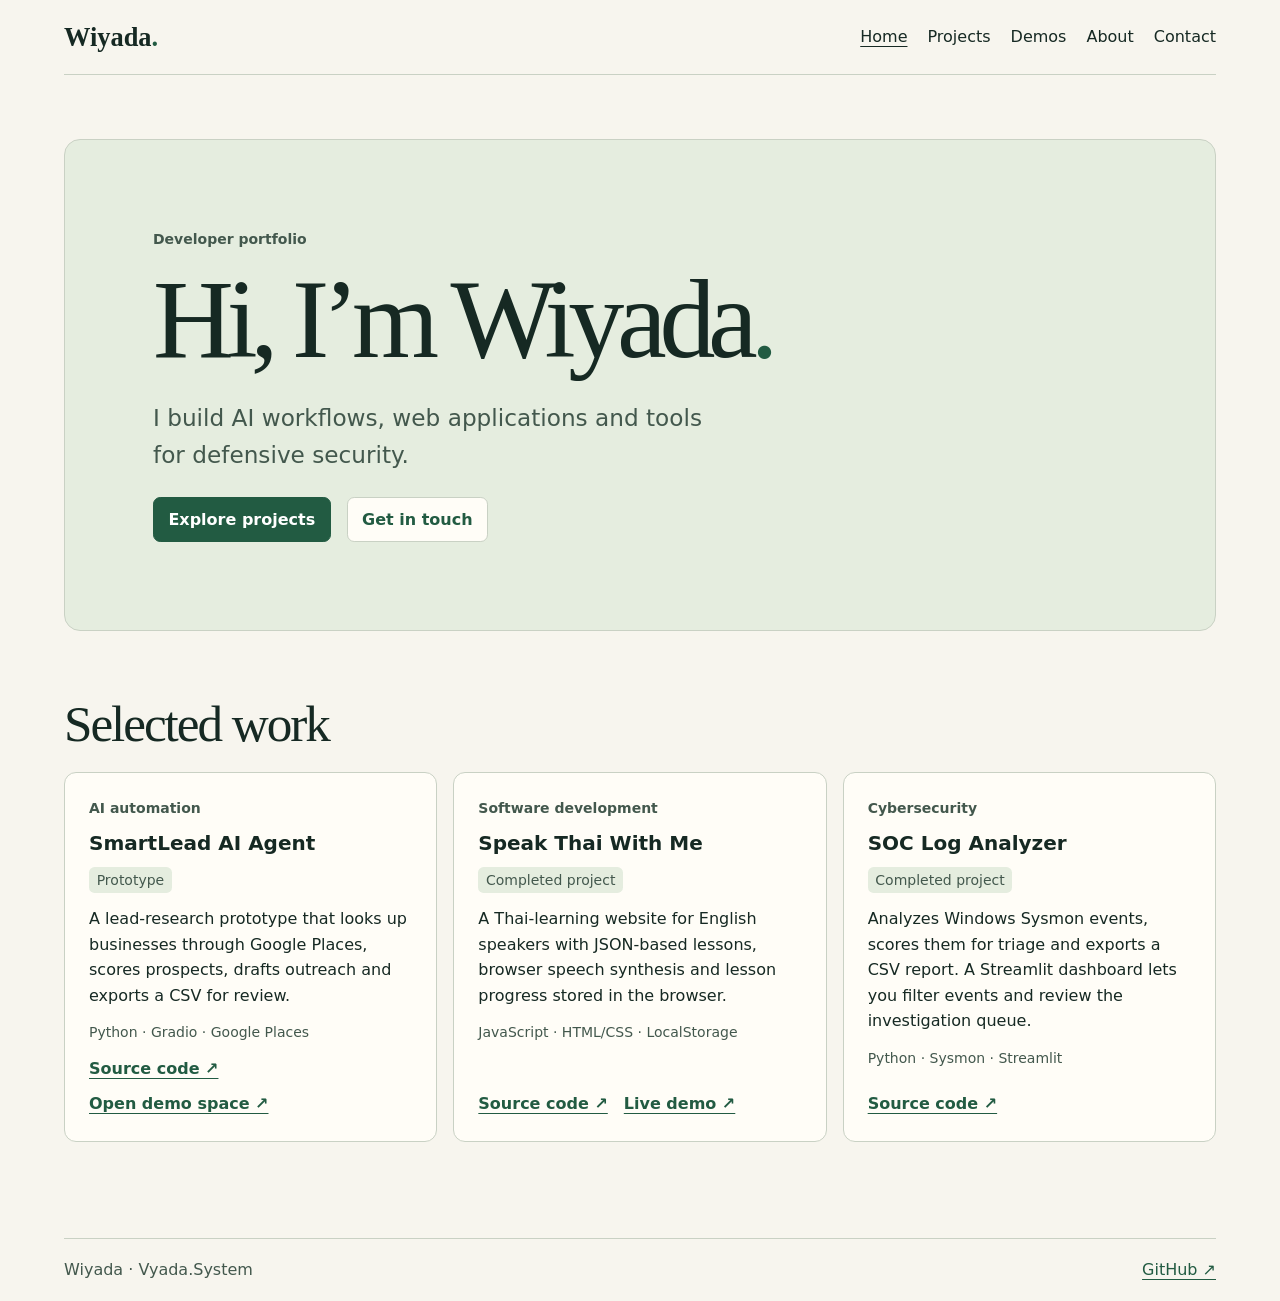
<file: index.html>
<!doctype html>
<html lang="en">
<head>
  <meta charset="utf-8">
  <meta name="viewport" content="width=device-width, initial-scale=1">
  <title>Developer portfolio · Wiyada</title>
  <meta name="description" content="Wiyada’s developer portfolio. Explore AI automation, software development and defensive cybersecurity projects.">
  <link rel="canonical" href="https://wiyadadev.github.io/">
  <meta property="og:title" content="Developer portfolio · Wiyada">
  <meta property="og:description" content="Wiyada’s developer portfolio. Explore AI automation, software development and defensive cybersecurity projects.">
  <meta property="og:url" content="https://wiyadadev.github.io/">
  <meta property="og:type" content="website">
  <link rel="stylesheet" href="portfolio.css">
  <meta name="impact-site-verification" value="d055bd9e-f6f3-48b4-b4c7-4f0c2bac43df">
  <script async src="https://www.googletagmanager.com/gtag/js?id=G-6FHRXW8VXH"></script>
  <script>
    window.dataLayer = window.dataLayer || [];
    function gtag(){dataLayer.push(arguments);}
    gtag('js', new Date());
    gtag('config', 'G-6FHRXW8VXH');
  </script>
</head>
<body>
  <a class="skip" href="#main">Skip to content</a>
  <header class="top wrap">
    <a class="brand" href="index.html">Wiyada<span>.</span></a>
    <nav aria-label="Main navigation">
      <a href="index.html" aria-current="page">Home</a>
      <a href="portfolio.html">Projects</a>
      <a href="demo.html">Demos</a>
      <a href="about.html">About</a>
      <a href="contact.html">Contact</a>
    </nav>
  </header>
  <main class="wrap" id="main">
    <section class="hero">
      <p class="eyebrow">Developer portfolio</p>
      <h1>Hi, I’m Wiyada<span>.</span></h1>
      <p class="lead">I build AI workflows, web applications and tools for defensive security.</p>
      <div class="actions">
        <a class="button" href="portfolio.html">Explore projects</a>
        <a class="button secondary" href="contact.html">Get in touch</a>
      </div>
    </section>
    <section class="block" aria-labelledby="selected">
      <h2 id="selected">Selected work</h2>
      <div class="grid">
      <article class="card">
        <p class="eyebrow">AI automation</p>
        <h3>SmartLead AI Agent</h3>
        <p class="status">Prototype</p>
        <p>A lead-research prototype that looks up businesses through Google Places, scores prospects, drafts outreach and exports a CSV for review.</p>
        <p class="stack">Python · Gradio · Google Places</p>
        <div class="actions">
          <a href="https://github.com/Wiyadadev/smartlead-ai-agent" aria-label="View source for SmartLead AI Agent">Source code ↗</a>
          <a href="https://huggingface.co/spaces/vyada/smartlead-ai-agent" aria-label="Open demo space for SmartLead AI Agent">Open demo space ↗</a>
        </div>
      </article>
      <article class="card">
        <p class="eyebrow">Software development</p>
        <h3>Speak Thai With Me</h3>
        <p class="status">Completed project</p>
        <p>A Thai-learning website for English speakers with JSON-based lessons, browser speech synthesis and lesson progress stored in the browser.</p>
        <p class="stack">JavaScript · HTML/CSS · LocalStorage</p>
        <div class="actions">
          <a href="https://github.com/Wiyadadev/speak-thai-with-me" aria-label="View source for Speak Thai With Me">Source code ↗</a>
          <a href="https://wiyadadev.github.io/speak-thai-with-me/" aria-label="Live demo for Speak Thai With Me">Live demo ↗</a>
        </div>
      </article>
      <article class="card">
        <p class="eyebrow">Cybersecurity</p>
        <h3>SOC Log Analyzer</h3>
        <p class="status">Completed project</p>
        <p>Analyzes Windows Sysmon events, scores them for triage and exports a CSV report. A Streamlit dashboard lets you filter events and review the investigation queue.</p>
        <p class="stack">Python · Sysmon · Streamlit</p>
        <div class="actions">
          <a href="https://github.com/Wiyadadev/soc-log-analyzer" aria-label="View source for SOC Log Analyzer">Source code ↗</a>
        </div>
      </article>
      </div>
    </section>
  </main>
  <footer class="wrap footer"><span>Wiyada · Vyada.System</span><a href="https://github.com/Wiyadadev">GitHub ↗</a></footer>
</body>
</html>
</file>
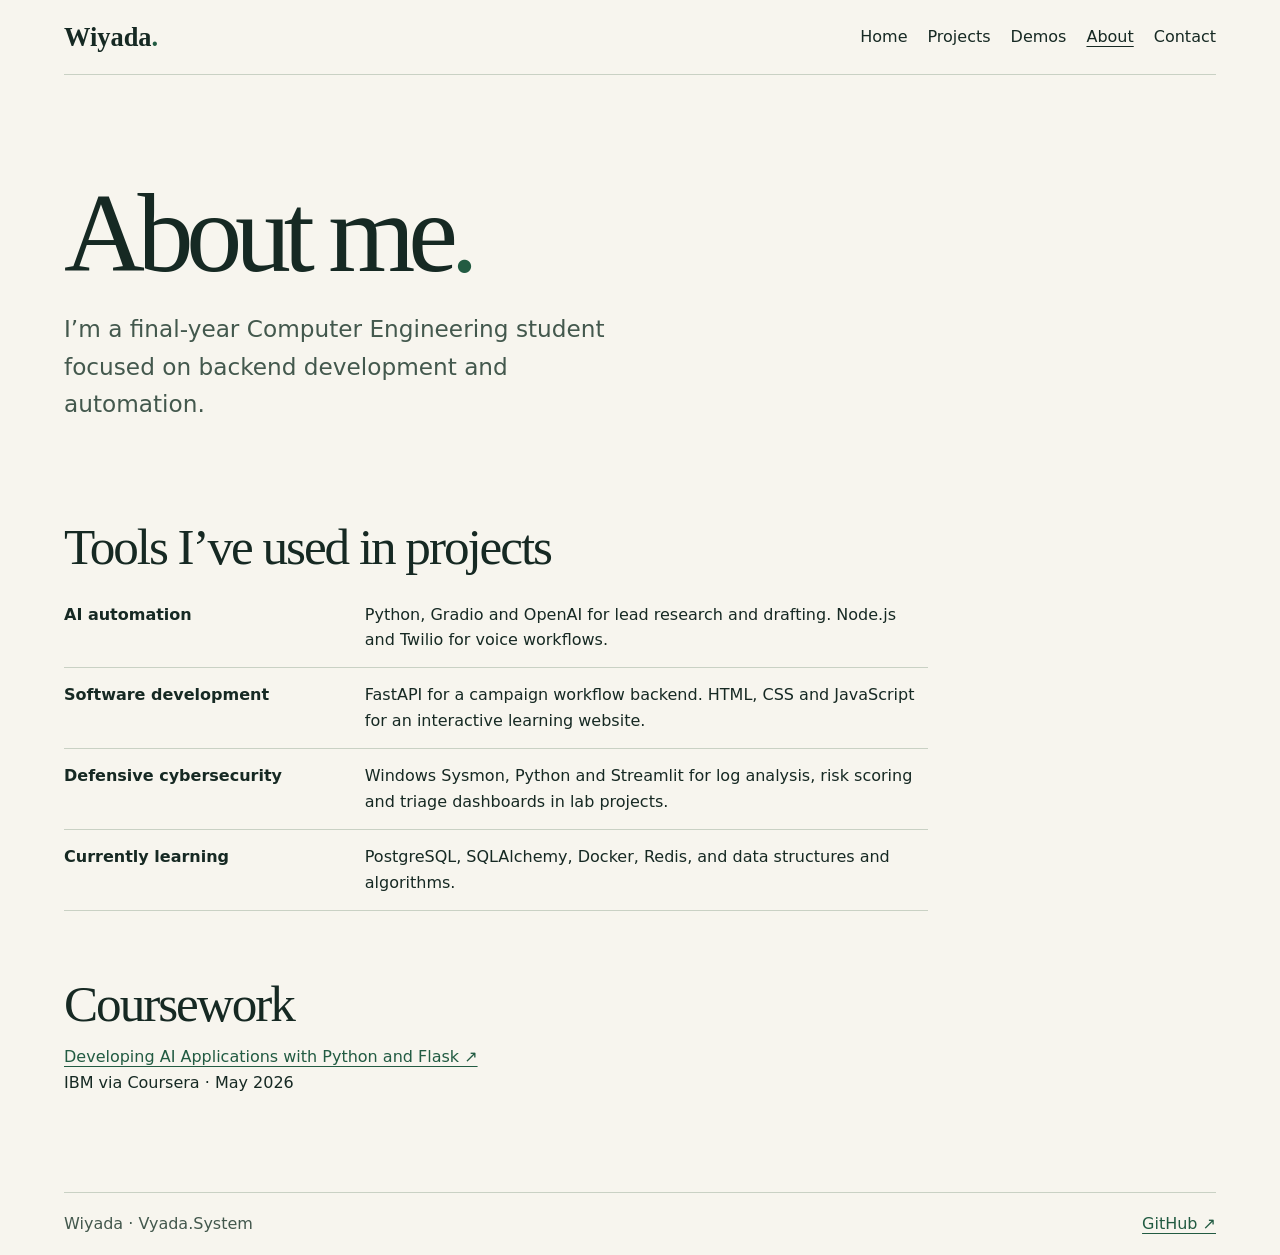
<file: about.html>
<!doctype html>
<html lang="en">
<head>
  <meta charset="utf-8">
  <meta name="viewport" content="width=device-width, initial-scale=1">
  <title>About · Wiyada</title>
  <meta name="description" content="Wiyada’s developer portfolio. Explore AI automation, software development and defensive cybersecurity projects.">
  <link rel="canonical" href="https://wiyadadev.github.io/about.html">
  <meta property="og:title" content="About · Wiyada">
  <meta property="og:description" content="Wiyada’s developer portfolio. Explore AI automation, software development and defensive cybersecurity projects.">
  <meta property="og:url" content="https://wiyadadev.github.io/about.html">
  <meta property="og:type" content="website">
  <link rel="stylesheet" href="portfolio.css">
</head>
<body>
  <a class="skip" href="#main">Skip to content</a>
  <header class="top wrap">
    <a class="brand" href="index.html">Wiyada<span>.</span></a>
    <nav aria-label="Main navigation">
      <a href="index.html">Home</a>
      <a href="portfolio.html">Projects</a>
      <a href="demo.html">Demos</a>
      <a href="about.html" aria-current="page">About</a>
      <a href="contact.html">Contact</a>
    </nav>
  </header>
  <main class="wrap" id="main">
    <section class="intro">
      <h1>About me<span>.</span></h1>
      <p class="lead">I’m a final-year Computer Engineering student focused on backend development and automation.</p>
    </section>
    <section class="block" aria-labelledby="tools">
      <h2 id="tools">Tools I’ve used in projects</h2>
      <dl class="details">
        <div><dt>AI automation</dt><dd>Python, Gradio and OpenAI for lead research and drafting. Node.js and Twilio for voice workflows.</dd></div>
        <div><dt>Software development</dt><dd>FastAPI for a campaign workflow backend. HTML, CSS and JavaScript for an interactive learning website.</dd></div>
        <div><dt>Defensive cybersecurity</dt><dd>Windows Sysmon, Python and Streamlit for log analysis, risk scoring and triage dashboards in lab projects.</dd></div>
        <div><dt>Currently learning</dt><dd>PostgreSQL, SQLAlchemy, Docker, Redis, and data structures and algorithms.</dd></div>
      </dl>
    </section>
    <section class="block" aria-labelledby="coursework">
      <h2 id="coursework">Coursework</h2>
      <p><a href="https://www.coursera.org/account/accomplishments/verify/Z4Y1OLTHUMTW">Developing AI Applications with Python and Flask ↗</a><br>IBM via Coursera · May 2026</p>
    </section>
  </main>
  <footer class="wrap footer"><span>Wiyada · Vyada.System</span><a href="https://github.com/Wiyadadev">GitHub ↗</a></footer>
</body>
</html>
</file>
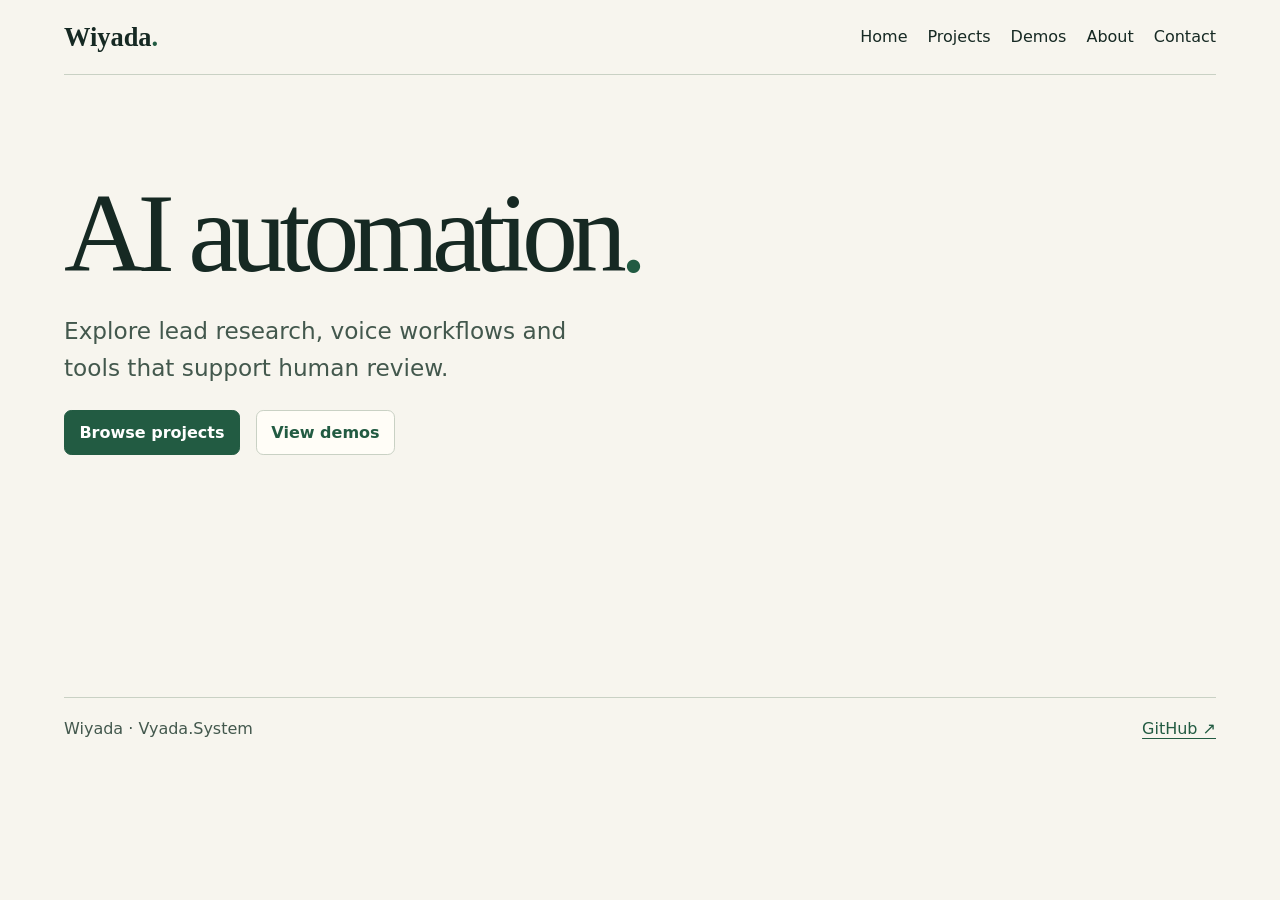
<file: Ai solutions.html>
<!doctype html>
<html lang="en">
<head>
  <meta charset="utf-8">
  <meta name="viewport" content="width=device-width, initial-scale=1">
  <title>AI automation projects · Wiyada</title>
  <meta name="description" content="Wiyada’s developer portfolio. Explore AI automation, software development and defensive cybersecurity projects.">
  <link rel="canonical" href="https://wiyadadev.github.io/Ai%20solutions.html">
  <meta property="og:title" content="AI automation projects · Wiyada">
  <meta property="og:description" content="Wiyada’s developer portfolio. Explore AI automation, software development and defensive cybersecurity projects.">
  <meta property="og:url" content="https://wiyadadev.github.io/Ai%20solutions.html">
  <meta property="og:type" content="website">
  <link rel="stylesheet" href="portfolio.css">
</head>
<body>
  <a class="skip" href="#main">Skip to content</a>
  <header class="top wrap">
    <a class="brand" href="index.html">Wiyada<span>.</span></a>
    <nav aria-label="Main navigation">
      <a href="index.html">Home</a>
      <a href="portfolio.html">Projects</a>
      <a href="demo.html">Demos</a>
      <a href="about.html">About</a>
      <a href="contact.html">Contact</a>
    </nav>
  </header>
  <main class="wrap" id="main">
    <section class="intro">
      <h1>AI automation<span>.</span></h1>
      <p class="lead">Explore lead research, voice workflows and tools that support human review.</p>
      <div class="actions"><a class="button" href="portfolio.html">Browse projects</a><a class="button secondary" href="demo.html">View demos</a></div>
    </section>
  </main>
  <footer class="wrap footer"><span>Wiyada · Vyada.System</span><a href="https://github.com/Wiyadadev">GitHub ↗</a></footer>
</body>
</html>
</file>
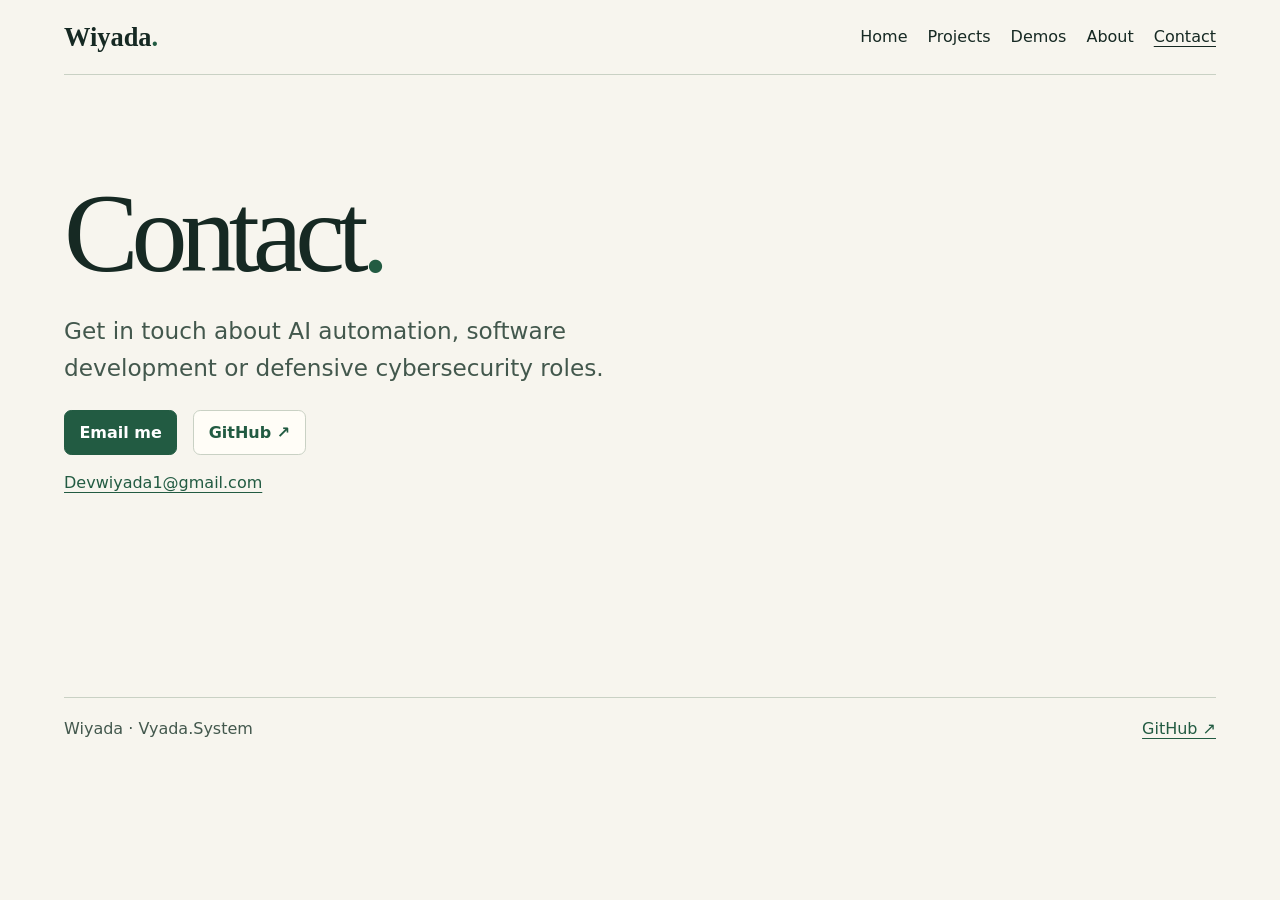
<file: contact.html>
<!doctype html>
<html lang="en">
<head>
  <meta charset="utf-8">
  <meta name="viewport" content="width=device-width, initial-scale=1">
  <title>Contact · Wiyada</title>
  <meta name="description" content="Wiyada’s developer portfolio. Explore AI automation, software development and defensive cybersecurity projects.">
  <link rel="canonical" href="https://wiyadadev.github.io/contact.html">
  <meta property="og:title" content="Contact · Wiyada">
  <meta property="og:description" content="Wiyada’s developer portfolio. Explore AI automation, software development and defensive cybersecurity projects.">
  <meta property="og:url" content="https://wiyadadev.github.io/contact.html">
  <meta property="og:type" content="website">
  <link rel="stylesheet" href="portfolio.css">
</head>
<body>
  <a class="skip" href="#main">Skip to content</a>
  <header class="top wrap">
    <a class="brand" href="index.html">Wiyada<span>.</span></a>
    <nav aria-label="Main navigation">
      <a href="index.html">Home</a>
      <a href="portfolio.html">Projects</a>
      <a href="demo.html">Demos</a>
      <a href="about.html">About</a>
      <a href="contact.html" aria-current="page">Contact</a>
    </nav>
  </header>
  <main class="wrap" id="main">
    <section class="intro">
      <h1>Contact<span>.</span></h1>
      <p class="lead">Get in touch about AI automation, software development or defensive cybersecurity roles.</p>
      <div class="actions">
        <a class="button" href="mailto:Devwiyada1@gmail.com">Email me</a>
        <a class="button secondary" href="https://github.com/Wiyadadev">GitHub ↗</a>
      </div>
      <p><a href="mailto:Devwiyada1@gmail.com">Devwiyada1@gmail.com</a></p>
    </section>
  </main>
  <footer class="wrap footer"><span>Wiyada · Vyada.System</span><a href="https://github.com/Wiyadadev">GitHub ↗</a></footer>
</body>
</html>
</file>
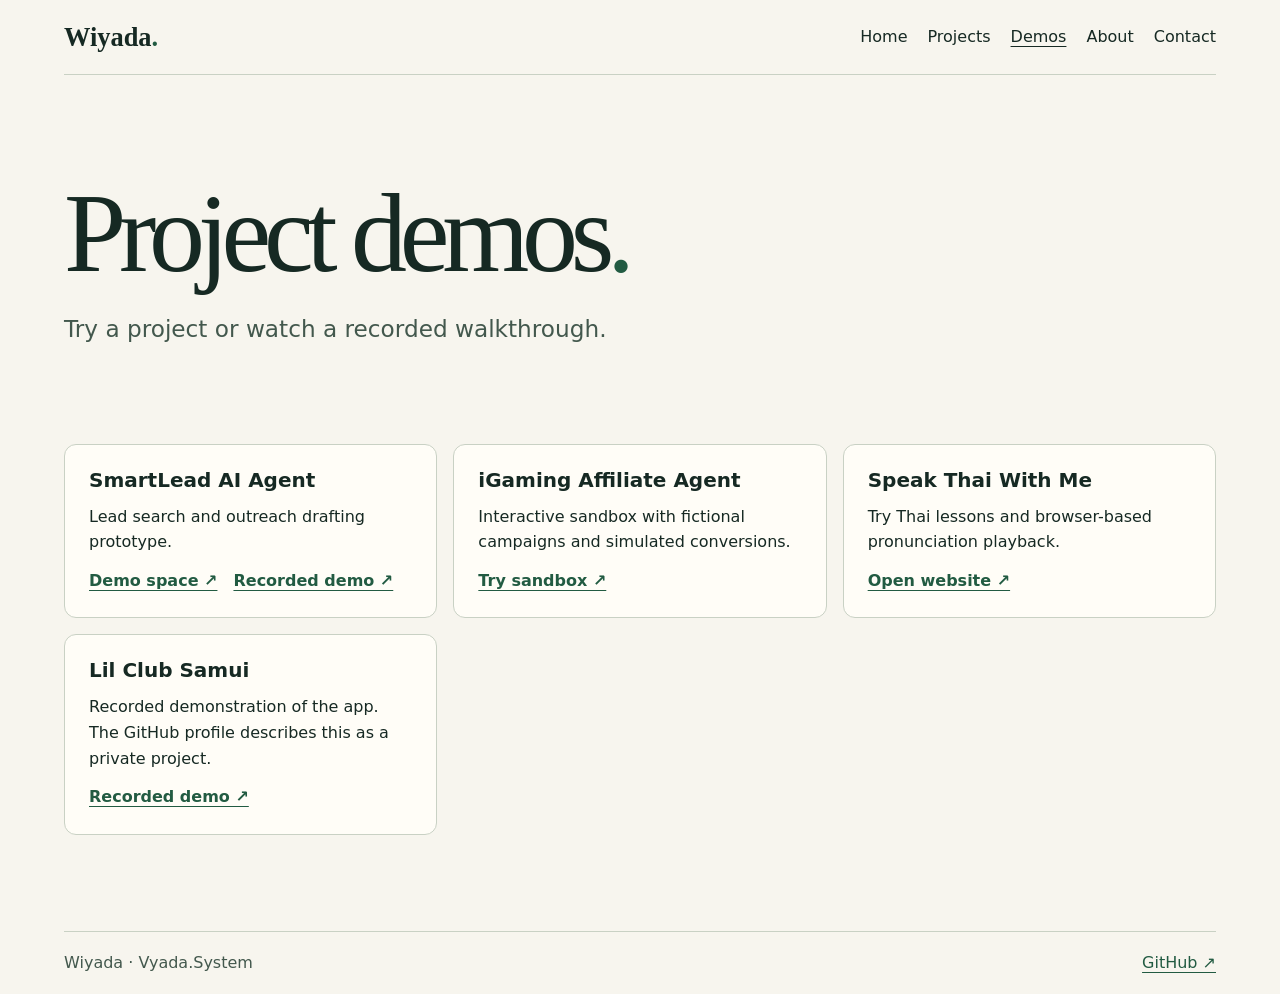
<file: demo.html>
<!doctype html>
<html lang="en">
<head>
  <meta charset="utf-8">
  <meta name="viewport" content="width=device-width, initial-scale=1">
  <title>Project demos · Wiyada</title>
  <meta name="description" content="Wiyada’s developer portfolio. Explore AI automation, software development and defensive cybersecurity projects.">
  <link rel="canonical" href="https://wiyadadev.github.io/demo.html">
  <meta property="og:title" content="Project demos · Wiyada">
  <meta property="og:description" content="Wiyada’s developer portfolio. Explore AI automation, software development and defensive cybersecurity projects.">
  <meta property="og:url" content="https://wiyadadev.github.io/demo.html">
  <meta property="og:type" content="website">
  <link rel="stylesheet" href="portfolio.css">
</head>
<body>
  <a class="skip" href="#main">Skip to content</a>
  <header class="top wrap">
    <a class="brand" href="index.html">Wiyada<span>.</span></a>
    <nav aria-label="Main navigation">
      <a href="index.html">Home</a>
      <a href="portfolio.html">Projects</a>
      <a href="demo.html" aria-current="page">Demos</a>
      <a href="about.html">About</a>
      <a href="contact.html">Contact</a>
    </nav>
  </header>
  <main class="wrap" id="main">
    <section class="intro">
      <h1>Project demos<span>.</span></h1>
      <p class="lead">Try a project or watch a recorded walkthrough.</p>
    </section>
    <div class="grid block">
      <article class="card" id="smartlead"><h2>SmartLead AI Agent</h2><p>Lead search and outreach drafting prototype.</p><div class="actions"><a href="https://huggingface.co/spaces/vyada/smartlead-ai-agent">Demo space ↗</a><a href="https://youtu.be/0Rr5wtGj9GE">Recorded demo ↗</a></div></article>
      <article class="card" id="affiliate"><h2>iGaming Affiliate Agent</h2><p>Interactive sandbox with fictional campaigns and simulated conversions.</p><div class="actions"><a href="https://wiyadadev.github.io/iGaming-Affiliate-Agent/">Try sandbox ↗</a></div></article>
      <article class="card" id="thai"><h2>Speak Thai With Me</h2><p>Try Thai lessons and browser-based pronunciation playback.</p><div class="actions"><a href="https://wiyadadev.github.io/speak-thai-with-me/">Open website ↗</a></div></article>
      <article class="card" id="lil-club"><h2>Lil Club Samui</h2><p>Recorded demonstration of the app. The GitHub profile describes this as a private project.</p><div class="actions"><a href="https://youtu.be/6elm-ymepUQ">Recorded demo ↗</a></div></article>
    </div>
  </main>
  <footer class="wrap footer"><span>Wiyada · Vyada.System</span><a href="https://github.com/Wiyadadev">GitHub ↗</a></footer>
</body>
</html>
</file>
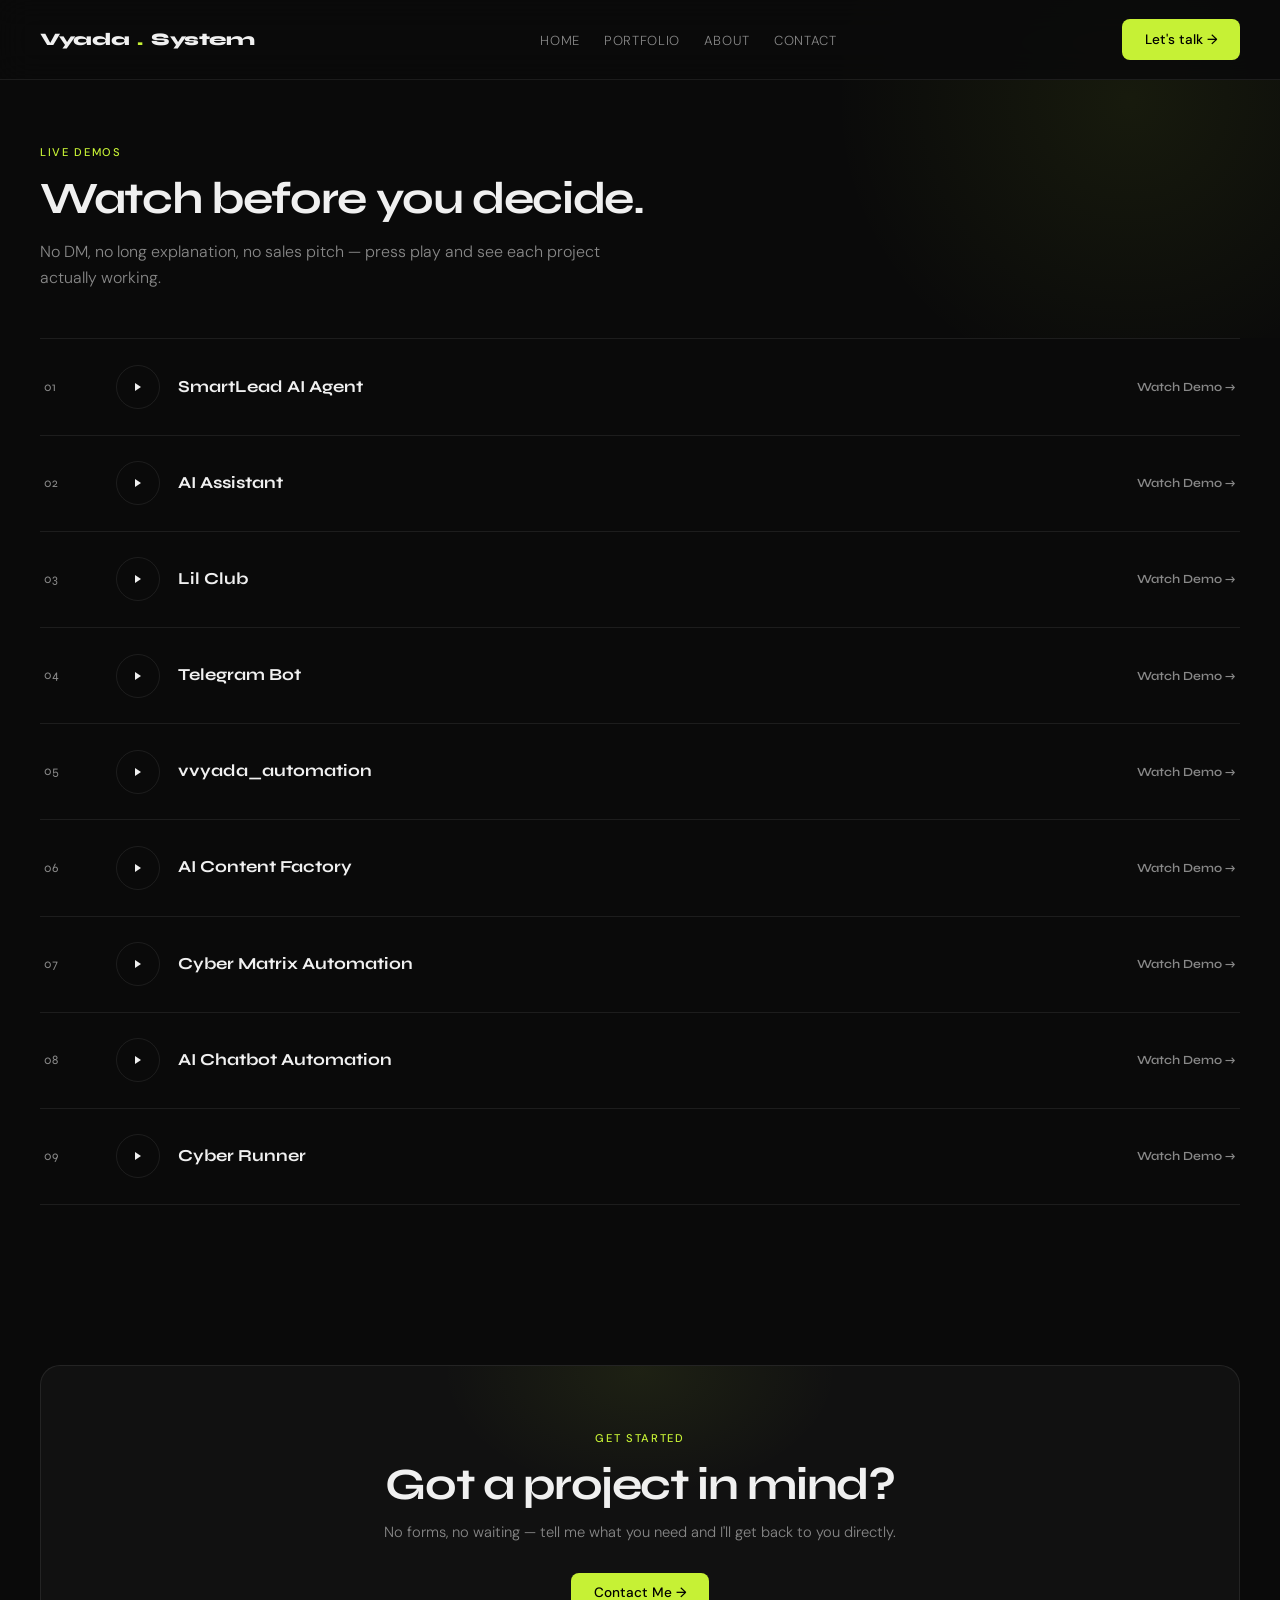
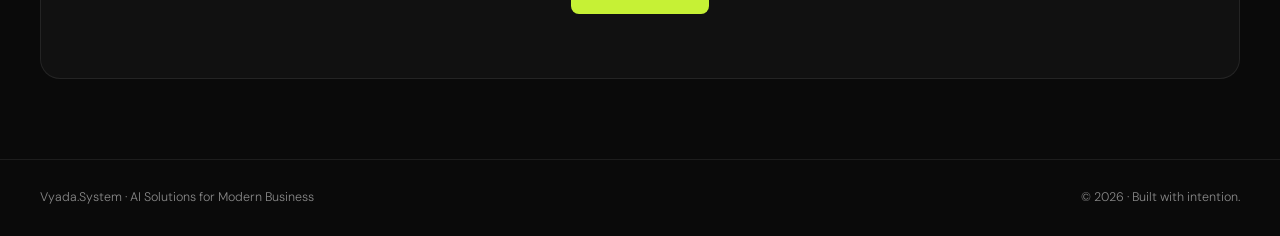
<file: Demo.html>
<!DOCTYPE html>
<html lang="en">
<head>
<meta charset="UTF-8"/>
<meta name="viewport" content="width=device-width, initial-scale=1.0"/>
<title>Vyada.System · Demo</title>
<meta name="description" content="Watch short demo videos of every project before you decide — no forms, no sales pitch."/>
<link rel="canonical" href="https://wiyadadev.github.io/demo.html"/>

<meta property="og:type" content="website"/>
<meta property="og:site_name" content="Vyada.System"/>
<meta property="og:title" content="Vyada.System · Demo"/>
<meta property="og:description" content="Watch short demo videos of every project before you decide — no forms, no sales pitch."/>
<meta property="og:url" content="https://wiyadadev.github.io/demo.html"/>
<meta property="og:image" content="https://wiyadadev.github.io/og-image.png"/>

<meta name="twitter:card" content="summary_large_image"/>
<meta name="twitter:title" content="Vyada.System · Demo"/>
<meta name="twitter:description" content="Watch short demo videos of every project before you decide — no forms, no sales pitch."/>
<meta name="twitter:image" content="https://wiyadadev.github.io/og-image.png"/>

<link href="https://fonts.googleapis.com/css2?family=Syne:wght@700;800&family=DM+Sans:wght@300;400;500&display=swap" rel="stylesheet"/>
<style>
*,*::before,*::after{box-sizing:border-box;margin:0;padding:0}
:root{
--bg:#0a0a0a;--surface:#111;--border:rgba(255,255,255,0.08);
--accent:#C6F135;--text:#f0f0f0;--muted:#888;--card:#161616;
}
html{scroll-behavior:smooth}
body{background:var(--bg);color:var(--text);font-family:'DM Sans',sans-serif;font-weight:300;line-height:1.6;overflow-x:hidden}

/* NAV */
nav{position:fixed;top:0;left:0;right:0;z-index:100;padding:1.2rem 2.5rem;display:flex;justify-content:space-between;align-items:center;background:rgba(10,10,10,0.9);backdrop-filter:blur(16px);border-bottom:1px solid var(--border)}
.logo{font-family:'Syne',sans-serif;font-weight:800;font-size:1.1rem;letter-spacing:-0.02em;display:flex;align-items:center;gap:0.5rem;text-decoration:none;color:var(--text)}
.logo .accent-dot{color:var(--accent)}
.dot{width:8px;height:8px;background:var(--accent);border-radius:50%;display:inline-block}
.nav-right{display:flex;align-items:center;gap:1.5rem}
.nav-links{display:flex;gap:1.5rem;list-style:none}
.nav-links a{color:var(--muted);text-decoration:none;font-size:0.82rem;letter-spacing:0.05em;text-transform:uppercase;transition:color .2s}
.nav-links a:hover{color:var(--text)}
.nav-links a.active{color:var(--accent)}
.nav-socials{display:flex;gap:0.75rem;align-items:center}
.nav-socials a{color:var(--muted);display:flex;align-items:center;transition:color .2s}
.nav-socials a:hover{color:var(--accent)}
.btn{padding:0.6rem 1.4rem;border-radius:8px;font-family:'DM Sans',sans-serif;font-size:0.85rem;font-weight:500;cursor:pointer;text-decoration:none;transition:all .2s;display:inline-flex;align-items:center;gap:0.4rem}
.btn-primary{background:var(--accent);color:#000;border:none}
.btn-primary:hover{background:#aad62e;transform:translateY(-2px)}
.btn-ghost{background:transparent;color:var(--text);border:1px solid var(--border)}
.btn-ghost:hover{border-color:rgba(255,255,255,0.25);transform:translateY(-2px)}

/* HERO (home, full height) */
.hero{min-height:100vh;display:flex;flex-direction:column;justify-content:center;padding:8rem 2.5rem 4rem;position:relative;overflow:hidden}
.glow1{position:absolute;top:-200px;right:-150px;width:600px;height:600px;background:radial-gradient(circle,rgba(198,241,53,0.07) 0%,transparent 70%);pointer-events:none}
.glow2{position:absolute;bottom:-100px;left:-100px;width:400px;height:400px;background:radial-gradient(circle,rgba(255,77,109,0.05) 0%,transparent 70%);pointer-events:none}
.badge{display:inline-flex;align-items:center;gap:0.5rem;border:1px solid var(--border);background:var(--surface);padding:0.3rem 0.85rem;border-radius:999px;font-size:0.72rem;letter-spacing:0.1em;text-transform:uppercase;color:var(--muted);margin-bottom:1.75rem;width:fit-content}
.blink{width:6px;height:6px;background:var(--accent);border-radius:50%;animation:blink 1.5s infinite}
h1{font-family:'Syne',sans-serif;font-size:clamp(2.6rem,7vw,5.5rem);font-weight:800;line-height:1;letter-spacing:-0.04em}
h1 span{display:block;color:var(--muted)}
.sub{margin-top:1.5rem;font-size:1rem;color:var(--muted);max-width:460px}
.cta{margin-top:2rem;display:flex;gap:1rem;flex-wrap:wrap}

/* PAGE HERO (sub-pages, shorter) */
.page-hero{padding:9rem 2.5rem 3rem;position:relative;overflow:hidden}
.page-hero h2{margin-bottom:0}
.page-hero .sub{max-width:560px;margin-top:1rem}

/* STATS */
.stats{border-top:1px solid var(--border);border-bottom:1px solid var(--border);padding:1.5rem 2.5rem;display:flex;gap:3rem;overflow-x:auto}
.stat-num{font-family:'Syne',sans-serif;font-size:1.5rem;font-weight:800}
.stat-lbl{font-size:0.72rem;color:var(--muted);letter-spacing:0.05em}

/* SECTIONS */
section{padding:5rem 2.5rem}
.label{font-size:0.7rem;letter-spacing:0.15em;text-transform:uppercase;color:var(--accent);margin-bottom:0.75rem;font-weight:500}
h2{font-family:'Syne',sans-serif;font-size:clamp(1.8rem,4vw,2.8rem);font-weight:700;letter-spacing:-0.03em;line-height:1.1;margin-bottom:2.5rem}

/* GRID / CARDS (products) */
.grid{display:grid;grid-template-columns:repeat(auto-fill,minmax(280px,1fr));gap:1.25rem}
.card{background:var(--card);border:1px solid var(--border);border-radius:14px;padding:1.75rem;position:relative;transition:border-color .25s,transform .25s}
.card:hover{border-color:rgba(198,241,53,0.25);transform:translateY(-4px)}
.card-icon{width:42px;height:42px;border-radius:10px;display:flex;align-items:center;justify-content:center;font-size:1.2rem;margin-bottom:1.1rem}
.y{background:rgba(198,241,53,0.1)} .r{background:rgba(255,77,109,0.1)} .b{background:rgba(77,150,255,0.1)}
.card-title{font-family:'Syne',sans-serif;font-size:1rem;font-weight:700;margin-bottom:0.4rem}
.card-desc{font-size:0.83rem;color:var(--muted);line-height:1.6}
.tag{display:inline-block;padding:0.18rem 0.65rem;border-radius:999px;font-size:0.68rem;letter-spacing:0.05em;text-transform:uppercase;border:1px solid var(--border);color:var(--muted)}
.card-footer{display:flex;align-items:center;justify-content:space-between;margin-top:1rem;flex-wrap:wrap;gap:0.5rem}
.product-actions{display:flex;gap:.5rem;flex-wrap:wrap;margin-top:1rem}
.view-btn{display:inline-flex;align-items:center;gap:0.35rem;padding:0.35rem 0.85rem;border-radius:6px;font-size:0.75rem;font-weight:500;text-decoration:none;border:1px solid var(--border);color:var(--muted);transition:all .2s;background:transparent}
.view-btn:hover{border-color:rgba(198,241,53,0.4);color:var(--accent);transform:translateY(-1px)}
.play-tri{width:0;height:0;border-top:4px solid transparent;border-bottom:4px solid transparent;border-left:6px solid currentColor;flex-shrink:0}
.demo-btn:hover{background:rgba(198,241,53,0.06)}
.card-dashed{border-style:dashed;display:flex;align-items:center;justify-content:center;flex-direction:column;gap:0.4rem;min-height:160px;color:var(--muted);font-size:0.85rem}
.card-dashed span{font-size:1.3rem}

/* HUB CARDS (home -> 4 pages) */
.hub-grid{display:grid;grid-template-columns:repeat(auto-fit,minmax(240px,1fr));gap:1.25rem}
.hub-card{background:var(--card);border:1px solid var(--border);border-radius:14px;padding:1.9rem;text-decoration:none;color:var(--text);display:block;position:relative;transition:border-color .25s,transform .25s}
.hub-card:hover{border-color:rgba(198,241,53,0.3);transform:translateY(-4px)}
.hub-title{font-family:'Syne',sans-serif;font-weight:700;font-size:1.1rem;margin-top:1rem;margin-bottom:0.4rem}
.hub-desc{font-size:0.83rem;color:var(--muted);line-height:1.6}
.hub-arrow{position:absolute;top:1.5rem;right:1.5rem;color:var(--muted);font-size:1rem;transition:color .2s,transform .2s}
.hub-card:hover .hub-arrow{color:var(--accent);transform:translate(2px,-2px)}

/* FLAGSHIP PRODUCT (Portfolio page) */
.flagship{background:var(--card);border:1px solid rgba(198,241,53,0.3);border-radius:20px;padding:2.75rem;margin-bottom:2.5rem;position:relative;overflow:hidden}
.flagship::before{content:'';position:absolute;top:-100px;right:-100px;width:320px;height:320px;background:radial-gradient(circle,rgba(198,241,53,0.1) 0%,transparent 70%);pointer-events:none}
.flagship-badge{display:inline-flex;align-items:center;gap:0.4rem;font-size:0.72rem;letter-spacing:0.1em;text-transform:uppercase;color:var(--accent);border:1px solid rgba(198,241,53,0.35);padding:0.3rem 0.85rem;border-radius:999px;margin-bottom:1.5rem}
.flagship h3{font-family:'Syne',sans-serif;font-weight:800;font-size:clamp(1.6rem,4vw,2.2rem);letter-spacing:-0.02em;margin-bottom:0.5rem}
.flagship .flagship-sub{color:var(--muted);font-size:1rem;margin-bottom:1.5rem}
.flagship-checks{list-style:none;display:flex;flex-wrap:wrap;gap:1.5rem;margin-bottom:2rem}
.flagship-checks li{font-size:0.9rem;color:var(--text);display:flex;align-items:center;gap:0.5rem}
.flagship-checks li::before{content:'✔';color:var(--accent);font-weight:700}
.flagship-actions{display:flex;gap:0.75rem;flex-wrap:wrap}

/* SERVICE BLOCKS (ai solutions) */
.service-block{background:var(--card);border:1px solid var(--border);border-radius:16px;padding:2.25rem;margin-bottom:1.25rem;display:grid;grid-template-columns:auto 1fr auto;gap:1.75rem;align-items:start}
.service-block h3{font-family:'Syne',sans-serif;font-weight:700;font-size:1.3rem;margin-bottom:.6rem}
.service-block .desc{color:var(--muted);font-size:0.92rem;line-height:1.75;margin-bottom:1.1rem;max-width:560px}
.service-list{list-style:none;display:flex;flex-wrap:wrap;gap:.5rem}
.service-list li{font-size:.76rem;color:var(--text);background:var(--surface);border:1px solid var(--border);padding:.35rem .8rem;border-radius:999px}
.service-block .card-icon{width:52px;height:52px;font-size:1.4rem;margin-bottom:0}
@media(max-width:768px){.service-block{grid-template-columns:1fr}}

/* DEMO DECK */
.channels{border-top:1px solid var(--border)}
.channel{display:grid;grid-template-columns:48px 1fr auto;align-items:center;gap:1.5rem;padding:1.6rem 0.25rem;border-bottom:1px solid var(--border);cursor:pointer;transition:background .25s;text-decoration:none;color:var(--text)}
.channel:hover{background:rgba(198,241,53,0.04)}
.channel-num{font-family:'Syne',sans-serif;font-size:.8rem;color:var(--muted)}
.channel-mid{display:flex;align-items:center;gap:1.1rem;min-width:0}
.channel-play{width:44px;height:44px;border-radius:50%;border:1px solid var(--border);display:flex;align-items:center;justify-content:center;flex-shrink:0;transition:border-color .25s,background .25s}
.channel:hover .channel-play{border-color:var(--accent);background:rgba(198,241,53,0.1)}
.channel-play .play-tri{border-left-color:var(--text)}
.channel:hover .channel-play .play-tri{border-left-color:var(--accent)}
.channel-title{font-family:'Syne',sans-serif;font-weight:700;font-size:1.05rem;white-space:nowrap;overflow:hidden;text-overflow:ellipsis}
.channel-watch{font-family:'Syne',sans-serif;font-weight:600;font-size:.78rem;color:var(--muted);display:flex;align-items:center;gap:.4rem;white-space:nowrap;transition:color .25s,gap .25s}
.channel:hover .channel-watch{color:var(--text);gap:.65rem}
@media(max-width:640px){.channel{grid-template-columns:36px 1fr}.channel-watch{grid-column:2/3}}

/* INTENT BUTTONS (contact) */
.intent-grid{display:grid;grid-template-columns:repeat(auto-fit,minmax(220px,1fr));gap:1rem;margin:2.5rem 0}
.intent-btn{display:block;background:var(--card);border:1px solid var(--border);border-radius:14px;padding:1.5rem;text-decoration:none;color:var(--text);transition:border-color .25s,transform .25s;text-align:left}
.intent-btn:hover{border-color:rgba(198,241,53,0.35);transform:translateY(-3px)}
.intent-btn .t{font-family:'Syne',sans-serif;font-weight:700;font-size:1rem;margin-bottom:.3rem}
.intent-btn .d{font-size:.8rem;color:var(--muted)}
.big-email{display:block;font-family:'Syne',sans-serif;font-weight:800;font-size:clamp(1.5rem,5vw,2.6rem);color:var(--text);text-decoration:none;letter-spacing:-0.02em;word-break:break-word;transition:color .2s}
.big-email:hover{color:var(--accent)}

/* ABOUT */
.about-wrap{display:grid;grid-template-columns:1fr 1fr;gap:4rem;align-items:center}
.about-text p{color:var(--muted);font-size:0.92rem;line-height:1.8;margin-bottom:0.9rem}
.chips{display:flex;flex-wrap:wrap;gap:0.45rem;margin-top:1.25rem}
.chip{padding:0.3rem 0.85rem;background:var(--surface);border:1px solid var(--border);border-radius:999px;font-size:0.76rem;color:var(--text);transition:border-color .2s,color .2s}
.chip:hover{border-color:rgba(198,241,53,0.4);color:var(--accent)}

/* CONTACT PANEL (reused as closing CTA on every page) */
.contact-wrap{background:var(--surface);border:1px solid var(--border);border-radius:20px;padding:4rem;text-align:center;position:relative;overflow:hidden}
.contact-wrap::before{content:'';position:absolute;top:-120px;left:50%;transform:translateX(-50%);width:400px;height:250px;background:radial-gradient(ellipse,rgba(198,241,53,0.07) 0%,transparent 70%);pointer-events:none}
.contact-wrap h2{margin-bottom:0.75rem}
.contact-wrap p{color:var(--muted);font-size:0.92rem;margin-bottom:1.75rem}
.email-link{font-family:'Syne',sans-serif;font-size:1rem;color:var(--accent);text-decoration:none;border-bottom:1px solid rgba(198,241,53,0.3);padding-bottom:2px}
.socials{display:flex;justify-content:center;gap:0.75rem;margin-top:1.75rem;flex-wrap:wrap}
.slink{display:inline-flex;align-items:center;gap:0.4rem;padding:0.45rem 1rem;border:1px solid var(--border);border-radius:8px;color:var(--muted);text-decoration:none;font-size:0.8rem;transition:all .2s}
.slink:hover{border-color:rgba(198,241,53,0.3);color:var(--accent);transform:translateY(-2px)}

/* FOOTER */
footer{padding:1.75rem 2.5rem;display:flex;justify-content:space-between;align-items:center;color:var(--muted);font-size:0.78rem;border-top:1px solid var(--border);flex-wrap:wrap;gap:.5rem}

@keyframes blink{0%,100%{opacity:1}50%{opacity:0.2}}

@media(max-width:768px){
.about-wrap{grid-template-columns:1fr}
.contact-wrap{padding:2.5rem 1.5rem}
nav{padding:1rem 1.25rem}
.nav-links,.nav-socials{display:none}
section{padding:3.5rem 1.25rem}
.page-hero{padding:7.5rem 1.25rem 2.5rem}
.stats{padding:1.25rem;gap:1.5rem}
h1{font-size:clamp(2.3rem,11vw,3.6rem)}
}
</style>
</head>
<body>

<nav>
<a href="index.html" class="logo">Vyada<span class="accent-dot">.</span>System</a>
<ul class="nav-links">
<li><a href="index.html" class=" ">Home</a></li>
<li><a href="portfolio.html" class=" ">Portfolio</a></li>
<li><a href="about.html" class=" ">About</a></li>
<li><a href="contact.html" class=" ">Contact</a></li>
</ul>
<div class="nav-right">
<a href="contact.html" class="btn btn-primary">Let's talk →</a>
</div>
</nav>
<!-- PAGE HERO -->
<div class="page-hero">
<div class="glow1"></div>
<div class="label">Live Demos</div>
<h2>Watch before you decide.</h2>
<p class="sub">No DM, no long explanation, no sales pitch — press play and see each project actually working.</p>
</div>

<!-- DECK -->
<section style="padding-top:0">
<div class="channels">

<a class="channel" id="smartlead" href="#" data-demo="SmartLead AI Agent">
<span class="channel-num">01</span>
<span class="channel-mid">
<span class="channel-play"><span class="play-tri"></span></span>
<span class="channel-title">SmartLead AI Agent</span>
</span>
<span class="channel-watch">Watch Demo →</span>
</a>

<a class="channel" id="ai-assistant" href="#" data-demo="AI Assistant">
<span class="channel-num">02</span>
<span class="channel-mid">
<span class="channel-play"><span class="play-tri"></span></span>
<span class="channel-title">AI Assistant</span>
</span>
<span class="channel-watch">Watch Demo →</span>
</a>

<a class="channel" id="lil-club" href="#" data-demo="Lil Club">
<span class="channel-num">03</span>
<span class="channel-mid">
<span class="channel-play"><span class="play-tri"></span></span>
<span class="channel-title">Lil Club</span>
</span>
<span class="channel-watch">Watch Demo →</span>
</a>

<a class="channel" id="telegram-bot" href="#" data-demo="Telegram Bot">
<span class="channel-num">04</span>
<span class="channel-mid">
<span class="channel-play"><span class="play-tri"></span></span>
<span class="channel-title">Telegram Bot</span>
</span>
<span class="channel-watch">Watch Demo →</span>
</a>

<a class="channel" id="vvyada-automation" href="#" data-demo="vvyada_automation">
<span class="channel-num">05</span>
<span class="channel-mid">
<span class="channel-play"><span class="play-tri"></span></span>
<span class="channel-title">vvyada_automation</span>
</span>
<span class="channel-watch">Watch Demo →</span>
</a>

<a class="channel" id="ai-content-factory" href="#" data-demo="AI Content Factory">
<span class="channel-num">06</span>
<span class="channel-mid">
<span class="channel-play"><span class="play-tri"></span></span>
<span class="channel-title">AI Content Factory</span>
</span>
<span class="channel-watch">Watch Demo →</span>
</a>

<a class="channel" id="cyber-matrix" href="#" data-demo="Cyber Matrix Automation">
<span class="channel-num">07</span>
<span class="channel-mid">
<span class="channel-play"><span class="play-tri"></span></span>
<span class="channel-title">Cyber Matrix Automation</span>
</span>
<span class="channel-watch">Watch Demo →</span>
</a>

<a class="channel" id="ai-chatbot" href="#" data-demo="AI Chatbot Automation">
<span class="channel-num">08</span>
<span class="channel-mid">
<span class="channel-play"><span class="play-tri"></span></span>
<span class="channel-title">AI Chatbot Automation</span>
</span>
<span class="channel-watch">Watch Demo →</span>
</a>

<a class="channel" id="cyber-runner" href="#" data-demo="Cyber Runner">
<span class="channel-num">09</span>
<span class="channel-mid">
<span class="channel-play"><span class="play-tri"></span></span>
<span class="channel-title">Cyber Runner</span>
</span>
<span class="channel-watch">Watch Demo →</span>
</a>

</div>
</section>

<script>
document.querySelectorAll('.channel').forEach(function(el){
  el.addEventListener('click', function(e){
    e.preventDefault();
    var name = this.getAttribute('data-demo');
    // TODO: replace with a real embedded video / modal per project
    alert('Play short demo video for "' + name + '" here — swap this alert for your real video.');
  });
});
</script>
<section>
<div class="contact-wrap">
<div class="label" style="text-align:center">Get Started</div>
<h2>Got a project in mind?</h2>
<p>No forms, no waiting — tell me what you need and I'll get back to you directly.</p>
<a href="contact.html" class="btn btn-primary" style="margin:0 auto">Contact Me →</a>
</div>
</section>
<footer>
<div>Vyada.System · AI Solutions for Modern Business</div>
<div>© 2026 · Built with intention.</div>
</footer>
</body>
</html>
</file>
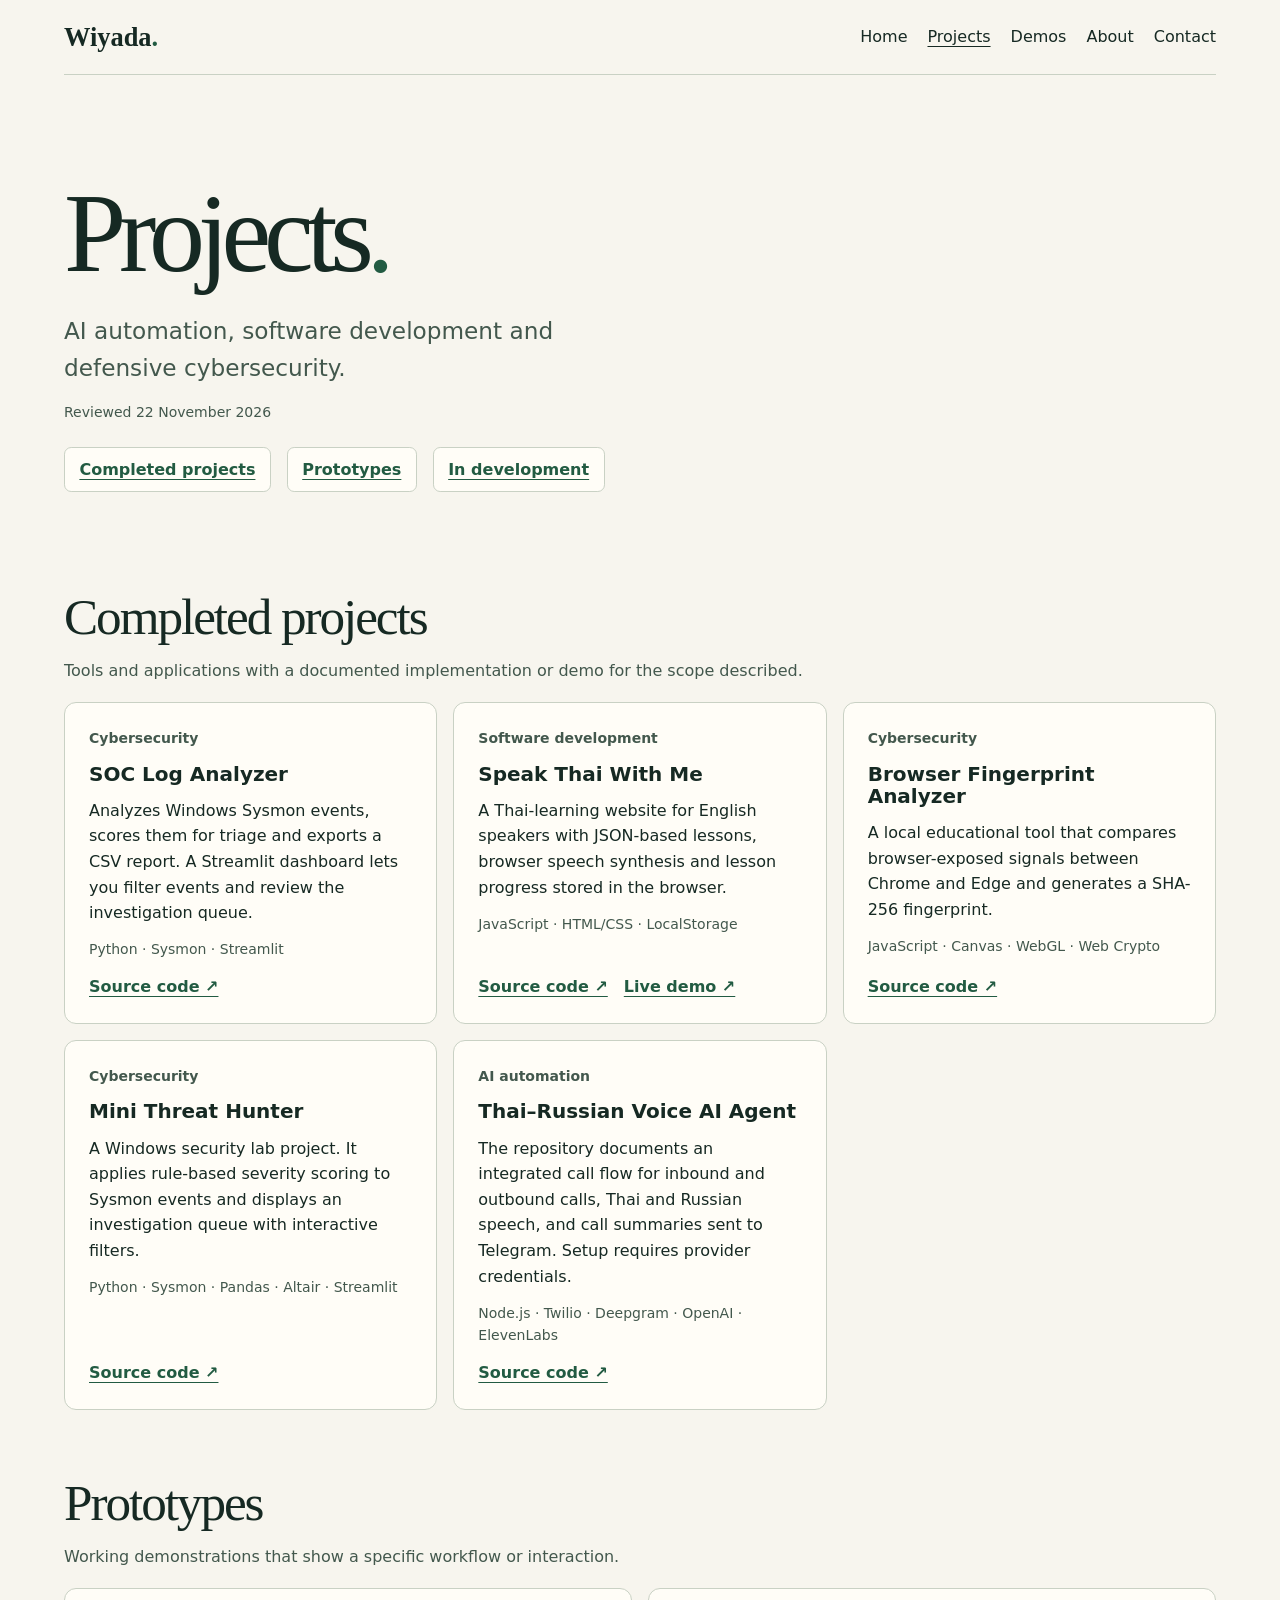
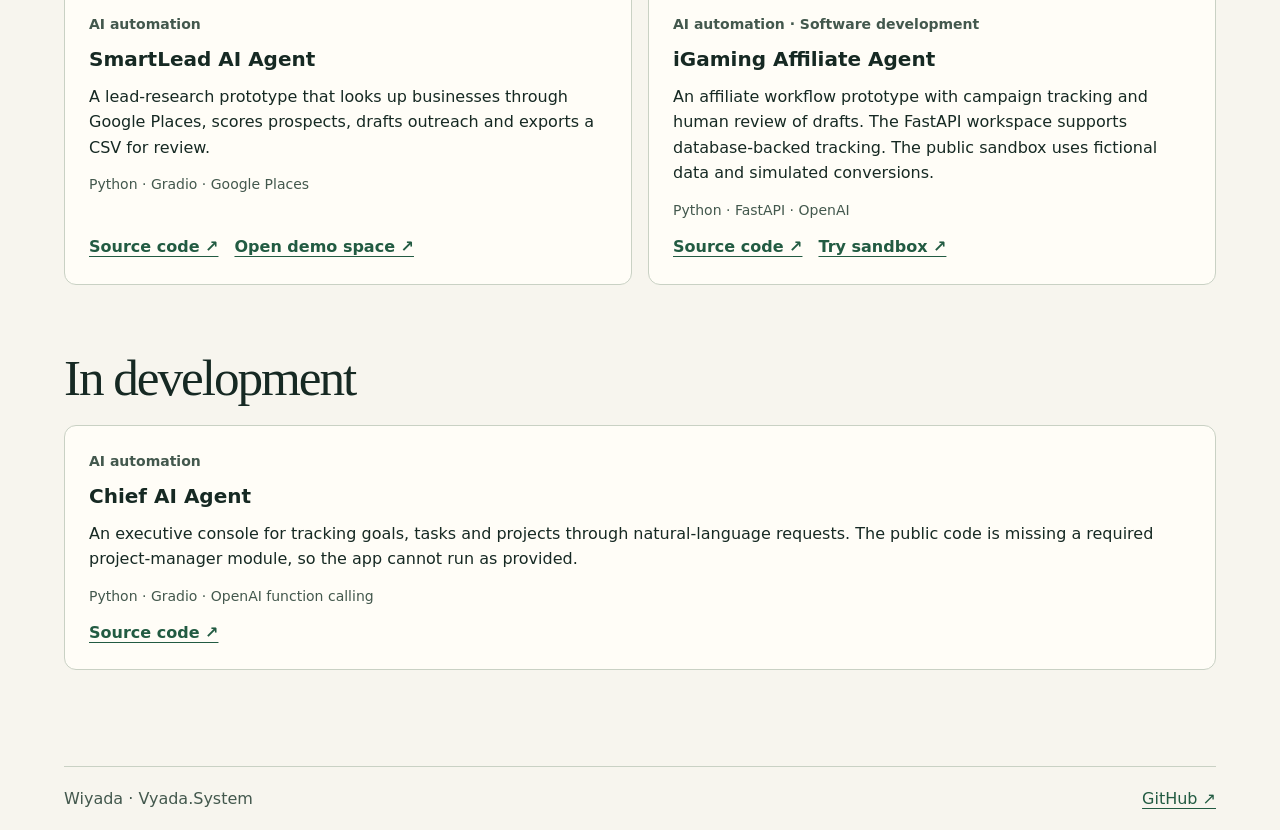
<file: portfolio.html>
<!doctype html>
<html lang="en">
<head>
  <meta charset="utf-8">
  <meta name="viewport" content="width=device-width, initial-scale=1">
  <title>Projects · Wiyada</title>
  <meta name="description" content="Wiyada’s developer portfolio. Explore AI automation, software development and defensive cybersecurity projects.">
  <link rel="canonical" href="https://wiyadadev.github.io/portfolio.html">
  <meta property="og:title" content="Projects · Wiyada">
  <meta property="og:description" content="Wiyada’s developer portfolio. Explore AI automation, software development and defensive cybersecurity projects.">
  <meta property="og:url" content="https://wiyadadev.github.io/portfolio.html">
  <meta property="og:type" content="website">
  <link rel="stylesheet" href="portfolio.css">
</head>
<body>
  <a class="skip" href="#main">Skip to content</a>
  <header class="top wrap">
    <a class="brand" href="index.html">Wiyada<span>.</span></a>
    <nav aria-label="Main navigation">
      <a href="index.html">Home</a>
      <a href="portfolio.html" aria-current="page">Projects</a>
      <a href="demo.html">Demos</a>
      <a href="about.html">About</a>
      <a href="contact.html">Contact</a>
    </nav>
  </header>
  <main class="wrap" id="main">
    <section class="intro">
      <h1>Projects<span>.</span></h1>
      <p class="lead">AI automation, software development and defensive cybersecurity.</p>
      <p class="stack">Reviewed <time datetime="2026-11-22">22 November 2026</time></p>
      <nav class="actions jump" aria-label="Project status"><a href="#completed">Completed projects</a> <a href="#prototypes">Prototypes</a> <a href="#in-development">In development</a></nav>
    </section>
    <section class="block" id="completed" aria-labelledby="completed-title">
      <h2 id="completed-title">Completed projects</h2>
      <p class="section-copy">Tools and applications with a documented implementation or demo for the scope described.</p>
      <div class="grid">
      <article class="card">
        <p class="eyebrow">Cybersecurity</p>
        <h3>SOC Log Analyzer</h3>
        <p>Analyzes Windows Sysmon events, scores them for triage and exports a CSV report. A Streamlit dashboard lets you filter events and review the investigation queue.</p>
        <p class="stack">Python · Sysmon · Streamlit</p>
        <div class="actions">
          <a href="https://github.com/Wiyadadev/soc-log-analyzer" aria-label="View source for SOC Log Analyzer">Source code ↗</a>
        </div>
      </article>
      <article class="card">
        <p class="eyebrow">Software development</p>
        <h3>Speak Thai With Me</h3>
        <p>A Thai-learning website for English speakers with JSON-based lessons, browser speech synthesis and lesson progress stored in the browser.</p>
        <p class="stack">JavaScript · HTML/CSS · LocalStorage</p>
        <div class="actions">
          <a href="https://github.com/Wiyadadev/speak-thai-with-me" aria-label="View source for Speak Thai With Me">Source code ↗</a>
          <a href="https://wiyadadev.github.io/speak-thai-with-me/" aria-label="Live demo for Speak Thai With Me">Live demo ↗</a>
        </div>
      </article>
      <article class="card">
        <p class="eyebrow">Cybersecurity</p>
        <h3>Browser Fingerprint Analyzer</h3>
        <p>A local educational tool that compares browser-exposed signals between Chrome and Edge and generates a SHA-256 fingerprint.</p>
        <p class="stack">JavaScript · Canvas · WebGL · Web Crypto</p>
        <div class="actions">
          <a href="https://github.com/Wiyadadev/browser-fingerprint-analyzer" aria-label="View source for Browser Fingerprint Analyzer">Source code ↗</a>
        </div>
      </article>
      <article class="card">
        <p class="eyebrow">Cybersecurity</p>
        <h3>Mini Threat Hunter</h3>
        <p>A Windows security lab project. It applies rule-based severity scoring to Sysmon events and displays an investigation queue with interactive filters.</p>
        <p class="stack">Python · Sysmon · Pandas · Altair · Streamlit</p>
        <div class="actions">
          <a href="https://github.com/Wiyadadev/mini-threat-hunter" aria-label="View source for Mini Threat Hunter">Source code ↗</a>
        </div>
      </article>
      <article class="card">
        <p class="eyebrow">AI automation</p>
        <h3>Thai–Russian Voice AI Agent</h3>
        <p>The repository documents an integrated call flow for inbound and outbound calls, Thai and Russian speech, and call summaries sent to Telegram. Setup requires provider credentials.</p>
        <p class="stack">Node.js · Twilio · Deepgram · OpenAI · ElevenLabs</p>
        <div class="actions">
          <a href="https://github.com/Wiyadadev/voice-ai-agent" aria-label="View source for Thai–Russian Voice AI Agent">Source code ↗</a>
        </div>
      </article>
      </div>
    </section>
    <section class="block" id="prototypes" aria-labelledby="prototypes-title">
      <h2 id="prototypes-title">Prototypes</h2>
      <p class="section-copy">Working demonstrations that show a specific workflow or interaction.</p>
      <div class="grid">
      <article class="card">
        <p class="eyebrow">AI automation</p>
        <h3>SmartLead AI Agent</h3>
        <p>A lead-research prototype that looks up businesses through Google Places, scores prospects, drafts outreach and exports a CSV for review.</p>
        <p class="stack">Python · Gradio · Google Places</p>
        <div class="actions">
          <a href="https://github.com/Wiyadadev/smartlead-ai-agent" aria-label="View source for SmartLead AI Agent">Source code ↗</a>
          <a href="https://huggingface.co/spaces/vyada/smartlead-ai-agent" aria-label="Open demo space for SmartLead AI Agent">Open demo space ↗</a>
        </div>
      </article>
      <article class="card">
        <p class="eyebrow">AI automation · Software development</p>
        <h3>iGaming Affiliate Agent</h3>
        <p>An affiliate workflow prototype with campaign tracking and human review of drafts. The FastAPI workspace supports database-backed tracking. The public sandbox uses fictional data and simulated conversions.</p>
        <p class="stack">Python · FastAPI · OpenAI</p>
        <div class="actions">
          <a href="https://github.com/Wiyadadev/iGaming-Affiliate-Agent" aria-label="View source for iGaming Affiliate Agent">Source code ↗</a>
          <a href="https://wiyadadev.github.io/iGaming-Affiliate-Agent/" aria-label="Try sandbox for iGaming Affiliate Agent">Try sandbox ↗</a>
        </div>
      </article>
      </div>
    </section>
    <section class="block" id="in-development" aria-labelledby="in-development-title">
      <h2 id="in-development-title">In development</h2>
      <div class="grid">
      <article class="card">
        <p class="eyebrow">AI automation</p>
        <h3>Chief AI Agent</h3>
        <p>An executive console for tracking goals, tasks and projects through natural-language requests. The public code is missing a required project-manager module, so the app cannot run as provided.</p>
        <p class="stack">Python · Gradio · OpenAI function calling</p>
        <div class="actions">
          <a href="https://github.com/Wiyadadev/chief-ai-agent" aria-label="View source for Chief AI Agent">Source code ↗</a>
        </div>
      </article>
      </div>
    </section>
  </main>
  <footer class="wrap footer"><span>Wiyada · Vyada.System</span><a href="https://github.com/Wiyadadev">GitHub ↗</a></footer>
</body>
</html>
</file>
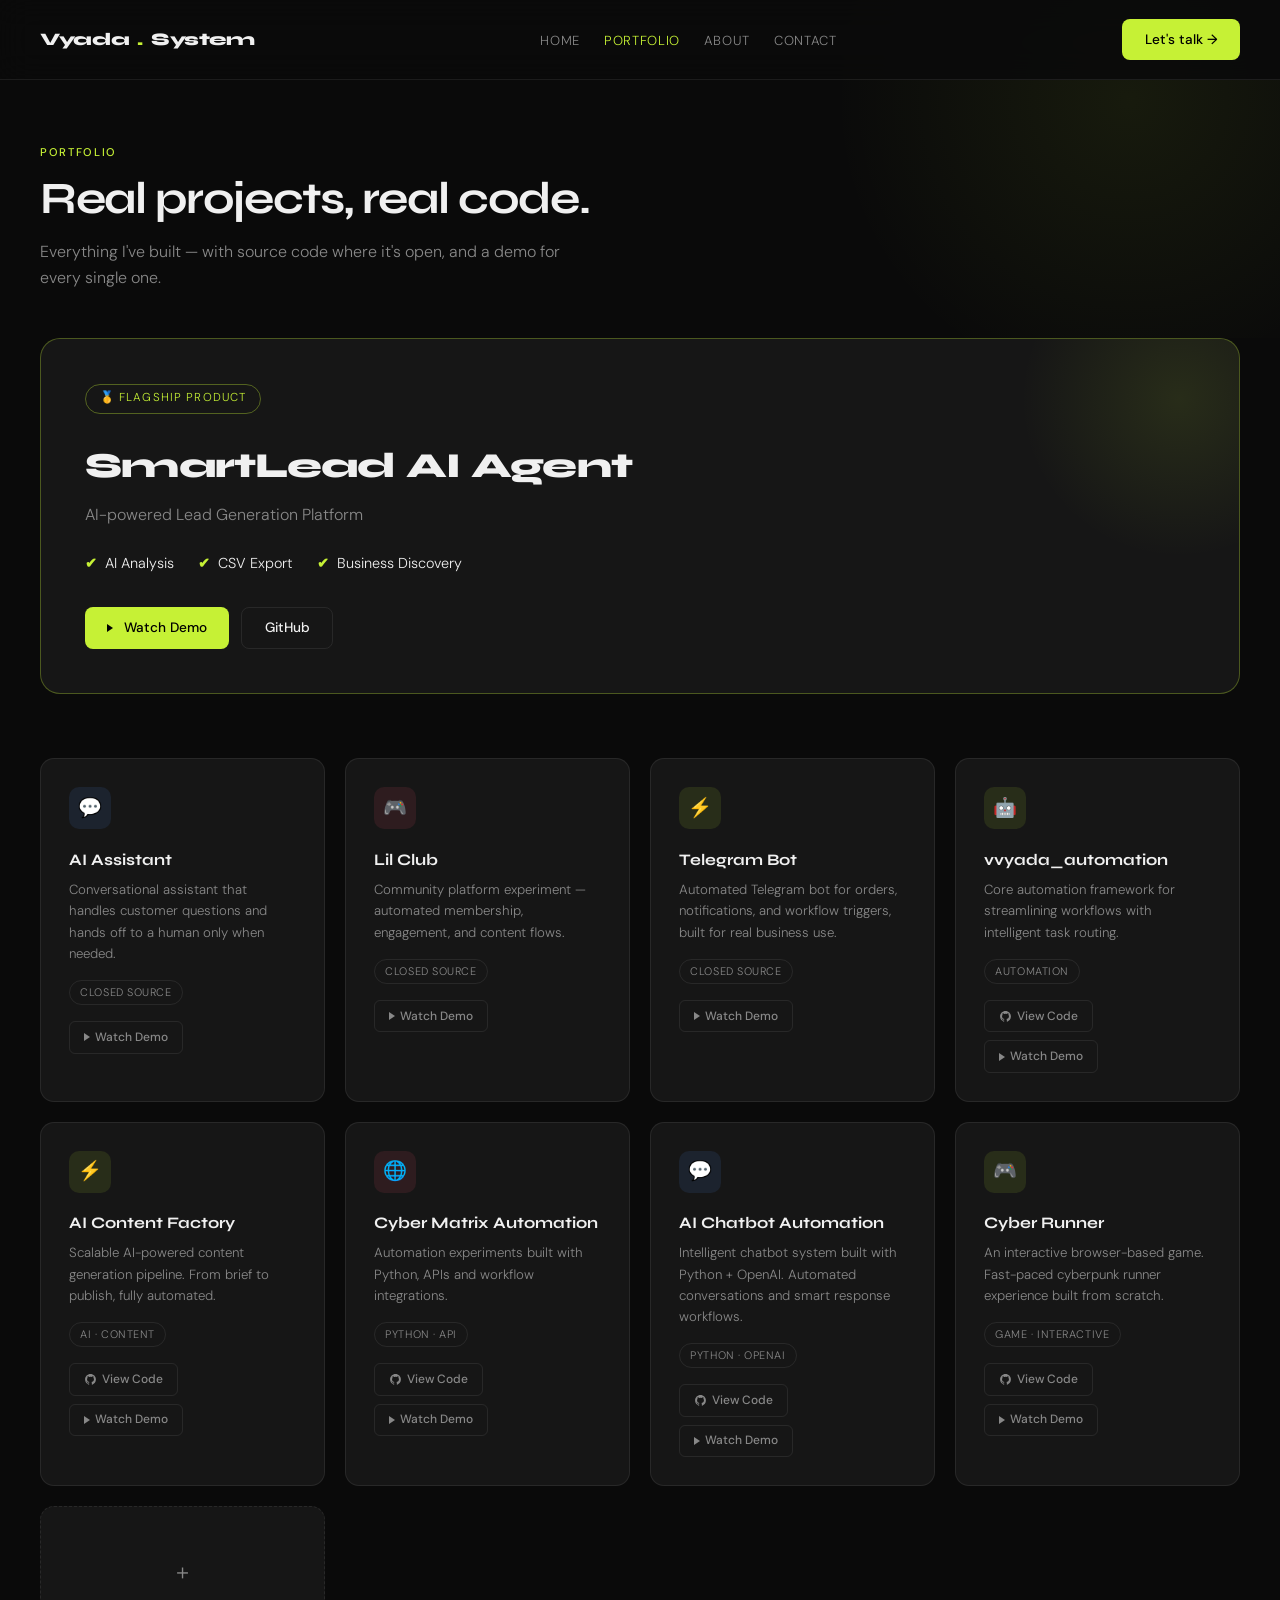
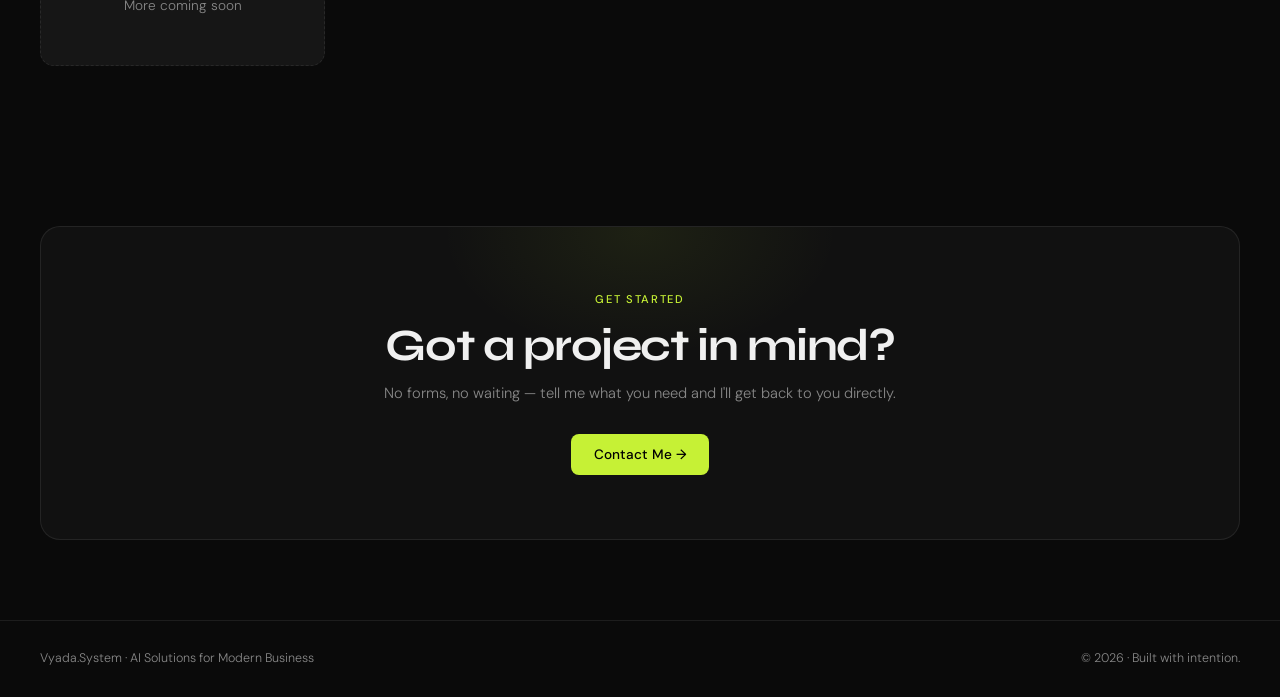
<file: Portfolio.html>
<!DOCTYPE html>
<html lang="en">
<head>
<meta charset="UTF-8"/>
<meta name="viewport" content="width=device-width, initial-scale=1.0"/>
<title>Vyada.System · Portfolio</title>
<meta name="description" content="Real projects, real code. Browse every project I've built, with GitHub source and a live demo for each one."/>
<link rel="canonical" href="https://wiyadadev.github.io/portfolio.html"/>

<meta property="og:type" content="website"/>
<meta property="og:site_name" content="Vyada.System"/>
<meta property="og:title" content="Vyada.System · Portfolio"/>
<meta property="og:description" content="Real projects, real code. Browse every project I've built, with GitHub source and a live demo for each one."/>
<meta property="og:url" content="https://wiyadadev.github.io/portfolio.html"/>
<meta property="og:image" content="https://wiyadadev.github.io/og-image.png"/>

<meta name="twitter:card" content="summary_large_image"/>
<meta name="twitter:title" content="Vyada.System · Portfolio"/>
<meta name="twitter:description" content="Real projects, real code. Browse every project I've built, with GitHub source and a live demo for each one."/>
<meta name="twitter:image" content="https://wiyadadev.github.io/og-image.png"/>

<link href="https://fonts.googleapis.com/css2?family=Syne:wght@700;800&family=DM+Sans:wght@300;400;500&display=swap" rel="stylesheet"/>
<style>
*,*::before,*::after{box-sizing:border-box;margin:0;padding:0}
:root{
--bg:#0a0a0a;--surface:#111;--border:rgba(255,255,255,0.08);
--accent:#C6F135;--text:#f0f0f0;--muted:#888;--card:#161616;
}
html{scroll-behavior:smooth}
body{background:var(--bg);color:var(--text);font-family:'DM Sans',sans-serif;font-weight:300;line-height:1.6;overflow-x:hidden}

/* NAV */
nav{position:fixed;top:0;left:0;right:0;z-index:100;padding:1.2rem 2.5rem;display:flex;justify-content:space-between;align-items:center;background:rgba(10,10,10,0.9);backdrop-filter:blur(16px);border-bottom:1px solid var(--border)}
.logo{font-family:'Syne',sans-serif;font-weight:800;font-size:1.1rem;letter-spacing:-0.02em;display:flex;align-items:center;gap:0.5rem;text-decoration:none;color:var(--text)}
.logo .accent-dot{color:var(--accent)}
.dot{width:8px;height:8px;background:var(--accent);border-radius:50%;display:inline-block}
.nav-right{display:flex;align-items:center;gap:1.5rem}
.nav-links{display:flex;gap:1.5rem;list-style:none}
.nav-links a{color:var(--muted);text-decoration:none;font-size:0.82rem;letter-spacing:0.05em;text-transform:uppercase;transition:color .2s}
.nav-links a:hover{color:var(--text)}
.nav-links a.active{color:var(--accent)}
.nav-socials{display:flex;gap:0.75rem;align-items:center}
.nav-socials a{color:var(--muted);display:flex;align-items:center;transition:color .2s}
.nav-socials a:hover{color:var(--accent)}
.btn{padding:0.6rem 1.4rem;border-radius:8px;font-family:'DM Sans',sans-serif;font-size:0.85rem;font-weight:500;cursor:pointer;text-decoration:none;transition:all .2s;display:inline-flex;align-items:center;gap:0.4rem}
.btn-primary{background:var(--accent);color:#000;border:none}
.btn-primary:hover{background:#aad62e;transform:translateY(-2px)}
.btn-ghost{background:transparent;color:var(--text);border:1px solid var(--border)}
.btn-ghost:hover{border-color:rgba(255,255,255,0.25);transform:translateY(-2px)}

/* HERO (home, full height) */
.hero{min-height:100vh;display:flex;flex-direction:column;justify-content:center;padding:8rem 2.5rem 4rem;position:relative;overflow:hidden}
.glow1{position:absolute;top:-200px;right:-150px;width:600px;height:600px;background:radial-gradient(circle,rgba(198,241,53,0.07) 0%,transparent 70%);pointer-events:none}
.glow2{position:absolute;bottom:-100px;left:-100px;width:400px;height:400px;background:radial-gradient(circle,rgba(255,77,109,0.05) 0%,transparent 70%);pointer-events:none}
.badge{display:inline-flex;align-items:center;gap:0.5rem;border:1px solid var(--border);background:var(--surface);padding:0.3rem 0.85rem;border-radius:999px;font-size:0.72rem;letter-spacing:0.1em;text-transform:uppercase;color:var(--muted);margin-bottom:1.75rem;width:fit-content}
.blink{width:6px;height:6px;background:var(--accent);border-radius:50%;animation:blink 1.5s infinite}
h1{font-family:'Syne',sans-serif;font-size:clamp(2.6rem,7vw,5.5rem);font-weight:800;line-height:1;letter-spacing:-0.04em}
h1 span{display:block;color:var(--muted)}
.sub{margin-top:1.5rem;font-size:1rem;color:var(--muted);max-width:460px}
.cta{margin-top:2rem;display:flex;gap:1rem;flex-wrap:wrap}

/* PAGE HERO (sub-pages, shorter) */
.page-hero{padding:9rem 2.5rem 3rem;position:relative;overflow:hidden}
.page-hero h2{margin-bottom:0}
.page-hero .sub{max-width:560px;margin-top:1rem}

/* STATS */
.stats{border-top:1px solid var(--border);border-bottom:1px solid var(--border);padding:1.5rem 2.5rem;display:flex;gap:3rem;overflow-x:auto}
.stat-num{font-family:'Syne',sans-serif;font-size:1.5rem;font-weight:800}
.stat-lbl{font-size:0.72rem;color:var(--muted);letter-spacing:0.05em}

/* SECTIONS */
section{padding:5rem 2.5rem}
.label{font-size:0.7rem;letter-spacing:0.15em;text-transform:uppercase;color:var(--accent);margin-bottom:0.75rem;font-weight:500}
h2{font-family:'Syne',sans-serif;font-size:clamp(1.8rem,4vw,2.8rem);font-weight:700;letter-spacing:-0.03em;line-height:1.1;margin-bottom:2.5rem}

/* GRID / CARDS (products) */
.grid{display:grid;grid-template-columns:repeat(auto-fill,minmax(280px,1fr));gap:1.25rem}
.card{background:var(--card);border:1px solid var(--border);border-radius:14px;padding:1.75rem;position:relative;transition:border-color .25s,transform .25s}
.card:hover{border-color:rgba(198,241,53,0.25);transform:translateY(-4px)}
.card-icon{width:42px;height:42px;border-radius:10px;display:flex;align-items:center;justify-content:center;font-size:1.2rem;margin-bottom:1.1rem}
.y{background:rgba(198,241,53,0.1)} .r{background:rgba(255,77,109,0.1)} .b{background:rgba(77,150,255,0.1)}
.card-title{font-family:'Syne',sans-serif;font-size:1rem;font-weight:700;margin-bottom:0.4rem}
.card-desc{font-size:0.83rem;color:var(--muted);line-height:1.6}
.tag{display:inline-block;padding:0.18rem 0.65rem;border-radius:999px;font-size:0.68rem;letter-spacing:0.05em;text-transform:uppercase;border:1px solid var(--border);color:var(--muted)}
.card-footer{display:flex;align-items:center;justify-content:space-between;margin-top:1rem;flex-wrap:wrap;gap:0.5rem}
.product-actions{display:flex;gap:.5rem;flex-wrap:wrap;margin-top:1rem}
.view-btn{display:inline-flex;align-items:center;gap:0.35rem;padding:0.35rem 0.85rem;border-radius:6px;font-size:0.75rem;font-weight:500;text-decoration:none;border:1px solid var(--border);color:var(--muted);transition:all .2s;background:transparent}
.view-btn:hover{border-color:rgba(198,241,53,0.4);color:var(--accent);transform:translateY(-1px)}
.play-tri{width:0;height:0;border-top:4px solid transparent;border-bottom:4px solid transparent;border-left:6px solid currentColor;flex-shrink:0}
.demo-btn:hover{background:rgba(198,241,53,0.06)}
.card-dashed{border-style:dashed;display:flex;align-items:center;justify-content:center;flex-direction:column;gap:0.4rem;min-height:160px;color:var(--muted);font-size:0.85rem}
.card-dashed span{font-size:1.3rem}

/* HUB CARDS (home -> 4 pages) */
.hub-grid{display:grid;grid-template-columns:repeat(auto-fit,minmax(240px,1fr));gap:1.25rem}
.hub-card{background:var(--card);border:1px solid var(--border);border-radius:14px;padding:1.9rem;text-decoration:none;color:var(--text);display:block;position:relative;transition:border-color .25s,transform .25s}
.hub-card:hover{border-color:rgba(198,241,53,0.3);transform:translateY(-4px)}
.hub-title{font-family:'Syne',sans-serif;font-weight:700;font-size:1.1rem;margin-top:1rem;margin-bottom:0.4rem}
.hub-desc{font-size:0.83rem;color:var(--muted);line-height:1.6}
.hub-arrow{position:absolute;top:1.5rem;right:1.5rem;color:var(--muted);font-size:1rem;transition:color .2s,transform .2s}
.hub-card:hover .hub-arrow{color:var(--accent);transform:translate(2px,-2px)}

/* FLAGSHIP PRODUCT (Portfolio page) */
.flagship{background:var(--card);border:1px solid rgba(198,241,53,0.3);border-radius:20px;padding:2.75rem;margin-bottom:2.5rem;position:relative;overflow:hidden}
.flagship::before{content:'';position:absolute;top:-100px;right:-100px;width:320px;height:320px;background:radial-gradient(circle,rgba(198,241,53,0.1) 0%,transparent 70%);pointer-events:none}
.flagship-badge{display:inline-flex;align-items:center;gap:0.4rem;font-size:0.72rem;letter-spacing:0.1em;text-transform:uppercase;color:var(--accent);border:1px solid rgba(198,241,53,0.35);padding:0.3rem 0.85rem;border-radius:999px;margin-bottom:1.5rem}
.flagship h3{font-family:'Syne',sans-serif;font-weight:800;font-size:clamp(1.6rem,4vw,2.2rem);letter-spacing:-0.02em;margin-bottom:0.5rem}
.flagship .flagship-sub{color:var(--muted);font-size:1rem;margin-bottom:1.5rem}
.flagship-checks{list-style:none;display:flex;flex-wrap:wrap;gap:1.5rem;margin-bottom:2rem}
.flagship-checks li{font-size:0.9rem;color:var(--text);display:flex;align-items:center;gap:0.5rem}
.flagship-checks li::before{content:'✔';color:var(--accent);font-weight:700}
.flagship-actions{display:flex;gap:0.75rem;flex-wrap:wrap}

/* SERVICE BLOCKS (ai solutions) */
.service-block{background:var(--card);border:1px solid var(--border);border-radius:16px;padding:2.25rem;margin-bottom:1.25rem;display:grid;grid-template-columns:auto 1fr auto;gap:1.75rem;align-items:start}
.service-block h3{font-family:'Syne',sans-serif;font-weight:700;font-size:1.3rem;margin-bottom:.6rem}
.service-block .desc{color:var(--muted);font-size:0.92rem;line-height:1.75;margin-bottom:1.1rem;max-width:560px}
.service-list{list-style:none;display:flex;flex-wrap:wrap;gap:.5rem}
.service-list li{font-size:.76rem;color:var(--text);background:var(--surface);border:1px solid var(--border);padding:.35rem .8rem;border-radius:999px}
.service-block .card-icon{width:52px;height:52px;font-size:1.4rem;margin-bottom:0}
@media(max-width:768px){.service-block{grid-template-columns:1fr}}

/* DEMO DECK */
.channels{border-top:1px solid var(--border)}
.channel{display:grid;grid-template-columns:48px 1fr auto;align-items:center;gap:1.5rem;padding:1.6rem 0.25rem;border-bottom:1px solid var(--border);cursor:pointer;transition:background .25s;text-decoration:none;color:var(--text)}
.channel:hover{background:rgba(198,241,53,0.04)}
.channel-num{font-family:'Syne',sans-serif;font-size:.8rem;color:var(--muted)}
.channel-mid{display:flex;align-items:center;gap:1.1rem;min-width:0}
.channel-play{width:44px;height:44px;border-radius:50%;border:1px solid var(--border);display:flex;align-items:center;justify-content:center;flex-shrink:0;transition:border-color .25s,background .25s}
.channel:hover .channel-play{border-color:var(--accent);background:rgba(198,241,53,0.1)}
.channel-play .play-tri{border-left-color:var(--text)}
.channel:hover .channel-play .play-tri{border-left-color:var(--accent)}
.channel-title{font-family:'Syne',sans-serif;font-weight:700;font-size:1.05rem;white-space:nowrap;overflow:hidden;text-overflow:ellipsis}
.channel-watch{font-family:'Syne',sans-serif;font-weight:600;font-size:.78rem;color:var(--muted);display:flex;align-items:center;gap:.4rem;white-space:nowrap;transition:color .25s,gap .25s}
.channel:hover .channel-watch{color:var(--text);gap:.65rem}
@media(max-width:640px){.channel{grid-template-columns:36px 1fr}.channel-watch{grid-column:2/3}}

/* INTENT BUTTONS (contact) */
.intent-grid{display:grid;grid-template-columns:repeat(auto-fit,minmax(220px,1fr));gap:1rem;margin:2.5rem 0}
.intent-btn{display:block;background:var(--card);border:1px solid var(--border);border-radius:14px;padding:1.5rem;text-decoration:none;color:var(--text);transition:border-color .25s,transform .25s;text-align:left}
.intent-btn:hover{border-color:rgba(198,241,53,0.35);transform:translateY(-3px)}
.intent-btn .t{font-family:'Syne',sans-serif;font-weight:700;font-size:1rem;margin-bottom:.3rem}
.intent-btn .d{font-size:.8rem;color:var(--muted)}
.big-email{display:block;font-family:'Syne',sans-serif;font-weight:800;font-size:clamp(1.5rem,5vw,2.6rem);color:var(--text);text-decoration:none;letter-spacing:-0.02em;word-break:break-word;transition:color .2s}
.big-email:hover{color:var(--accent)}

/* ABOUT */
.about-wrap{display:grid;grid-template-columns:1fr 1fr;gap:4rem;align-items:center}
.about-text p{color:var(--muted);font-size:0.92rem;line-height:1.8;margin-bottom:0.9rem}
.chips{display:flex;flex-wrap:wrap;gap:0.45rem;margin-top:1.25rem}
.chip{padding:0.3rem 0.85rem;background:var(--surface);border:1px solid var(--border);border-radius:999px;font-size:0.76rem;color:var(--text);transition:border-color .2s,color .2s}
.chip:hover{border-color:rgba(198,241,53,0.4);color:var(--accent)}

/* CONTACT PANEL (reused as closing CTA on every page) */
.contact-wrap{background:var(--surface);border:1px solid var(--border);border-radius:20px;padding:4rem;text-align:center;position:relative;overflow:hidden}
.contact-wrap::before{content:'';position:absolute;top:-120px;left:50%;transform:translateX(-50%);width:400px;height:250px;background:radial-gradient(ellipse,rgba(198,241,53,0.07) 0%,transparent 70%);pointer-events:none}
.contact-wrap h2{margin-bottom:0.75rem}
.contact-wrap p{color:var(--muted);font-size:0.92rem;margin-bottom:1.75rem}
.email-link{font-family:'Syne',sans-serif;font-size:1rem;color:var(--accent);text-decoration:none;border-bottom:1px solid rgba(198,241,53,0.3);padding-bottom:2px}
.socials{display:flex;justify-content:center;gap:0.75rem;margin-top:1.75rem;flex-wrap:wrap}
.slink{display:inline-flex;align-items:center;gap:0.4rem;padding:0.45rem 1rem;border:1px solid var(--border);border-radius:8px;color:var(--muted);text-decoration:none;font-size:0.8rem;transition:all .2s}
.slink:hover{border-color:rgba(198,241,53,0.3);color:var(--accent);transform:translateY(-2px)}

/* FOOTER */
footer{padding:1.75rem 2.5rem;display:flex;justify-content:space-between;align-items:center;color:var(--muted);font-size:0.78rem;border-top:1px solid var(--border);flex-wrap:wrap;gap:.5rem}

@keyframes blink{0%,100%{opacity:1}50%{opacity:0.2}}

@media(max-width:768px){
.about-wrap{grid-template-columns:1fr}
.contact-wrap{padding:2.5rem 1.5rem}
nav{padding:1rem 1.25rem}
.nav-links,.nav-socials{display:none}
section{padding:3.5rem 1.25rem}
.page-hero{padding:7.5rem 1.25rem 2.5rem}
.stats{padding:1.25rem;gap:1.5rem}
h1{font-size:clamp(2.3rem,11vw,3.6rem)}
}
</style>
</head>
<body>

<nav>
<a href="index.html" class="logo">Vyada<span class="accent-dot">.</span>System</a>
<ul class="nav-links">
<li><a href="index.html" class=" ">Home</a></li>
<li><a href="portfolio.html" class="active">Portfolio</a></li>
<li><a href="about.html" class=" ">About</a></li>
<li><a href="contact.html" class=" ">Contact</a></li>
</ul>
<div class="nav-right">
<a href="contact.html" class="btn btn-primary">Let's talk →</a>
</div>
</nav>
<!-- PAGE HERO -->
<div class="page-hero">
<div class="glow1"></div>
<div class="label">Portfolio</div>
<h2>Real projects, real code.</h2>
<p class="sub">Everything I've built — with source code where it's open, and a demo for every single one.</p>
</div>

<!-- FLAGSHIP -->
<section style="padding-top:0;padding-bottom:0">
<div class="flagship" id="smartlead">
<div class="flagship-badge">🥇 Flagship Product</div>
<h3>SmartLead AI Agent</h3>
<p class="flagship-sub">AI-powered Lead Generation Platform</p>
<ul class="flagship-checks">
<li>AI Analysis</li>
<li>CSV Export</li>
<li>Business Discovery</li>
</ul>
<div class="flagship-actions">
<a href="demo.html#smartlead" class="btn btn-primary"><span class="play-tri" style="border-left-color:#000"></span>&nbsp;Watch Demo</a>
<a href="https://github.com/Wiyadadev" target="_blank" class="btn btn-ghost">GitHub</a>
</div>
</div>
</section>

<!-- GRID -->
<section style="padding-top:1.5rem">
<div class="grid">

<div class="card">
<div class="card-icon b">💬</div>
<div class="card-title">AI Assistant</div>
<div class="card-desc">Conversational assistant that handles customer questions and hands off to a human only when needed.</div>
<div class="card-footer"><span class="tag">Closed Source</span></div>
<div class="product-actions">
<a href="demo.html#ai-assistant" class="view-btn demo-btn"><span class="play-tri"></span>Watch Demo</a>
</div>
</div>

<div class="card">
<div class="card-icon r">🎮</div>
<div class="card-title">Lil Club</div>
<div class="card-desc">Community platform experiment — automated membership, engagement, and content flows.</div>
<div class="card-footer"><span class="tag">Closed Source</span></div>
<div class="product-actions">
<a href="demo.html#lil-club" class="view-btn demo-btn"><span class="play-tri"></span>Watch Demo</a>
</div>
</div>

<div class="card">
<div class="card-icon y">⚡</div>
<div class="card-title">Telegram Bot</div>
<div class="card-desc">Automated Telegram bot for orders, notifications, and workflow triggers, built for real business use.</div>
<div class="card-footer"><span class="tag">Closed Source</span></div>
<div class="product-actions">
<a href="demo.html#telegram-bot" class="view-btn demo-btn"><span class="play-tri"></span>Watch Demo</a>
</div>
</div>

<div class="card">
<div class="card-icon y">🤖</div>
<div class="card-title">vvyada_automation</div>
<div class="card-desc">Core automation framework for streamlining workflows with intelligent task routing.</div>
<div class="card-footer"><span class="tag">Automation</span></div>
<div class="product-actions">
<a href="https://github.com/Wiyadadev" target="_blank" class="view-btn">
<svg width="13" height="13" viewBox="0 0 24 24" fill="currentColor"><path d="M12 2C6.477 2 2 6.477 2 12c0 4.418 2.865 8.166 6.839 9.489.5.092.682-.217.682-.482 0-.237-.009-.868-.013-1.703-2.782.604-3.369-1.34-3.369-1.34-.454-1.154-1.11-1.462-1.11-1.462-.908-.62.069-.608.069-.608 1.003.07 1.531 1.03 1.531 1.03.892 1.529 2.341 1.087 2.91.832.092-.647.35-1.088.636-1.338-2.22-.253-4.555-1.11-4.555-4.943 0-1.091.39-1.984 1.029-2.683-.103-.253-.446-1.27.098-2.647 0 0 .84-.269 2.75 1.025A9.578 9.578 0 0112 6.836c.85.004 1.705.114 2.504.336 1.909-1.294 2.747-1.025 2.747-1.025.546 1.377.203 2.394.1 2.647.64.699 1.028 1.592 1.028 2.683 0 3.842-2.339 4.687-4.566 4.935.359.309.678.919.678 1.852 0 1.336-.012 2.415-.012 2.743 0 .267.18.578.688.48C19.138 20.163 22 16.418 22 12c0-5.523-4.477-10-10-10z"/></svg>
View Code
</a>
<a href="demo.html#vvyada-automation" class="view-btn demo-btn"><span class="play-tri"></span>Watch Demo</a>
</div>
</div>

<div class="card">
<div class="card-icon y">⚡</div>
<div class="card-title">AI Content Factory</div>
<div class="card-desc">Scalable AI-powered content generation pipeline. From brief to publish, fully automated.</div>
<div class="card-footer"><span class="tag">AI · Content</span></div>
<div class="product-actions">
<a href="https://github.com/Wiyadadev" target="_blank" class="view-btn">
<svg width="13" height="13" viewBox="0 0 24 24" fill="currentColor"><path d="M12 2C6.477 2 2 6.477 2 12c0 4.418 2.865 8.166 6.839 9.489.5.092.682-.217.682-.482 0-.237-.009-.868-.013-1.703-2.782.604-3.369-1.34-3.369-1.34-.454-1.154-1.11-1.462-1.11-1.462-.908-.62.069-.608.069-.608 1.003.07 1.531 1.03 1.531 1.03.892 1.529 2.341 1.087 2.91.832.092-.647.35-1.088.636-1.338-2.22-.253-4.555-1.11-4.555-4.943 0-1.091.39-1.984 1.029-2.683-.103-.253-.446-1.27.098-2.647 0 0 .84-.269 2.75 1.025A9.578 9.578 0 0112 6.836c.85.004 1.705.114 2.504.336 1.909-1.294 2.747-1.025 2.747-1.025.546 1.377.203 2.394.1 2.647.64.699 1.028 1.592 1.028 2.683 0 3.842-2.339 4.687-4.566 4.935.359.309.678.919.678 1.852 0 1.336-.012 2.415-.012 2.743 0 .267.18.578.688.48C19.138 20.163 22 16.418 22 12c0-5.523-4.477-10-10-10z"/></svg>
View Code
</a>
<a href="demo.html#ai-content-factory" class="view-btn demo-btn"><span class="play-tri"></span>Watch Demo</a>
</div>
</div>

<div class="card">
<div class="card-icon r">🌐</div>
<div class="card-title">Cyber Matrix Automation</div>
<div class="card-desc">Automation experiments built with Python, APIs and workflow integrations.</div>
<div class="card-footer"><span class="tag">Python · API</span></div>
<div class="product-actions">
<a href="https://github.com/Wiyadadev" target="_blank" class="view-btn">
<svg width="13" height="13" viewBox="0 0 24 24" fill="currentColor"><path d="M12 2C6.477 2 2 6.477 2 12c0 4.418 2.865 8.166 6.839 9.489.5.092.682-.217.682-.482 0-.237-.009-.868-.013-1.703-2.782.604-3.369-1.34-3.369-1.34-.454-1.154-1.11-1.462-1.11-1.462-.908-.62.069-.608.069-.608 1.003.07 1.531 1.03 1.531 1.03.892 1.529 2.341 1.087 2.91.832.092-.647.35-1.088.636-1.338-2.22-.253-4.555-1.11-4.555-4.943 0-1.091.39-1.984 1.029-2.683-.103-.253-.446-1.27.098-2.647 0 0 .84-.269 2.75 1.025A9.578 9.578 0 0112 6.836c.85.004 1.705.114 2.504.336 1.909-1.294 2.747-1.025 2.747-1.025.546 1.377.203 2.394.1 2.647.64.699 1.028 1.592 1.028 2.683 0 3.842-2.339 4.687-4.566 4.935.359.309.678.919.678 1.852 0 1.336-.012 2.415-.012 2.743 0 .267.18.578.688.48C19.138 20.163 22 16.418 22 12c0-5.523-4.477-10-10-10z"/></svg>
View Code
</a>
<a href="demo.html#cyber-matrix" class="view-btn demo-btn"><span class="play-tri"></span>Watch Demo</a>
</div>
</div>

<div class="card">
<div class="card-icon b">💬</div>
<div class="card-title">AI Chatbot Automation</div>
<div class="card-desc">Intelligent chatbot system built with Python + OpenAI. Automated conversations and smart response workflows.</div>
<div class="card-footer"><span class="tag">Python · OpenAI</span></div>
<div class="product-actions">
<a href="https://github.com/Wiyadadev" target="_blank" class="view-btn">
<svg width="13" height="13" viewBox="0 0 24 24" fill="currentColor"><path d="M12 2C6.477 2 2 6.477 2 12c0 4.418 2.865 8.166 6.839 9.489.5.092.682-.217.682-.482 0-.237-.009-.868-.013-1.703-2.782.604-3.369-1.34-3.369-1.34-.454-1.154-1.11-1.462-1.11-1.462-.908-.62.069-.608.069-.608 1.003.07 1.531 1.03 1.531 1.03.892 1.529 2.341 1.087 2.91.832.092-.647.35-1.088.636-1.338-2.22-.253-4.555-1.11-4.555-4.943 0-1.091.39-1.984 1.029-2.683-.103-.253-.446-1.27.098-2.647 0 0 .84-.269 2.75 1.025A9.578 9.578 0 0112 6.836c.85.004 1.705.114 2.504.336 1.909-1.294 2.747-1.025 2.747-1.025.546 1.377.203 2.394.1 2.647.64.699 1.028 1.592 1.028 2.683 0 3.842-2.339 4.687-4.566 4.935.359.309.678.919.678 1.852 0 1.336-.012 2.415-.012 2.743 0 .267.18.578.688.48C19.138 20.163 22 16.418 22 12c0-5.523-4.477-10-10-10z"/></svg>
View Code
</a>
<a href="demo.html#ai-chatbot" class="view-btn demo-btn"><span class="play-tri"></span>Watch Demo</a>
</div>
</div>

<div class="card">
<div class="card-icon y">🎮</div>
<div class="card-title">Cyber Runner</div>
<div class="card-desc">An interactive browser-based game. Fast-paced cyberpunk runner experience built from scratch.</div>
<div class="card-footer"><span class="tag">Game · Interactive</span></div>
<div class="product-actions">
<a href="https://github.com/Wiyadadev/Cyber-Runner-" target="_blank" class="view-btn">
<svg width="13" height="13" viewBox="0 0 24 24" fill="currentColor"><path d="M12 2C6.477 2 2 6.477 2 12c0 4.418 2.865 8.166 6.839 9.489.5.092.682-.217.682-.482 0-.237-.009-.868-.013-1.703-2.782.604-3.369-1.34-3.369-1.34-.454-1.154-1.11-1.462-1.11-1.462-.908-.62.069-.608.069-.608 1.003.07 1.531 1.03 1.531 1.03.892 1.529 2.341 1.087 2.91.832.092-.647.35-1.088.636-1.338-2.22-.253-4.555-1.11-4.555-4.943 0-1.091.39-1.984 1.029-2.683-.103-.253-.446-1.27.098-2.647 0 0 .84-.269 2.75 1.025A9.578 9.578 0 0112 6.836c.85.004 1.705.114 2.504.336 1.909-1.294 2.747-1.025 2.747-1.025.546 1.377.203 2.394.1 2.647.64.699 1.028 1.592 1.028 2.683 0 3.842-2.339 4.687-4.566 4.935.359.309.678.919.678 1.852 0 1.336-.012 2.415-.012 2.743 0 .267.18.578.688.48C19.138 20.163 22 16.418 22 12c0-5.523-4.477-10-10-10z"/></svg>
View Code
</a>
<a href="demo.html#cyber-runner" class="view-btn demo-btn"><span class="play-tri"></span>Watch Demo</a>
</div>
</div>

<div class="card card-dashed">
<span>＋</span>
More coming soon
</div>

</div>
</section>
<section>
<div class="contact-wrap">
<div class="label" style="text-align:center">Get Started</div>
<h2>Got a project in mind?</h2>
<p>No forms, no waiting — tell me what you need and I'll get back to you directly.</p>
<a href="contact.html" class="btn btn-primary" style="margin:0 auto">Contact Me →</a>
</div>
</section>
<footer>
<div>Vyada.System · AI Solutions for Modern Business</div>
<div>© 2026 · Built with intention.</div>
</footer>
</body>
</html>
</file>
<file: portfolio.css>
:root {
  color-scheme: light;
  --paper: #f7f5ee;
  --card: #fffdf7;
  --ink: #162923;
  --muted: #43584d;
  --green: #225b42;
  --line: #c9d1c4;
  --tint: #e5eddf;
}

*, *::before, *::after { box-sizing: border-box; }
html { scroll-padding-top: 1.5rem; }
body { margin: 0; background: var(--paper); color: var(--ink); font: 1rem/1.6 system-ui, sans-serif; }
a { color: var(--green); text-underline-offset: .22em; }
a:hover { text-decoration-thickness: .14em; }
a:focus-visible { outline: .18rem solid var(--green); outline-offset: .25rem; border-radius: .15rem; }
h1, h2, h3, p { margin: 0; }
h1, h2, h3 { line-height: 1.12; }
h1, h2 { font-family: Georgia, serif; font-weight: normal; }
h1 { font-size: clamp(3rem, 9vw, 7rem); letter-spacing: -.065em; }
h1 span, .brand span { color: var(--green); }
h2 { font-size: clamp(2rem, 5vw, 3.2rem); letter-spacing: -.04em; }
h3 { font-size: 1.25rem; }
main { min-height: 62vh; padding-bottom: clamp(3rem, 9vw, 6rem); }

.wrap { width: min(72rem, calc(100% - 3rem)); margin-inline: auto; }
.top, .footer { display: flex; align-items: center; justify-content: space-between; gap: 1rem; flex-wrap: wrap; padding-block: 1.15rem; }
.top { border-bottom: 1px solid var(--line); }
.footer { border-top: 1px solid var(--line); color: var(--muted); }
.top nav { display: flex; gap: .25rem 1.25rem; flex-wrap: wrap; }
.top nav a, .brand { color: var(--ink); text-decoration: none; }
.top nav a { padding-block: .35rem; }
.top nav a:hover, .top nav a[aria-current] { text-decoration: underline; }
.brand { font: bold 1.65rem/1 Georgia, serif; }
.skip { position: absolute; left: 1rem; top: 1rem; transform: translateY(-180%); background: var(--card); padding: .55rem .8rem; z-index: 1; }
.skip:focus { transform: none; }

.hero, .intro { margin-top: clamp(1.75rem, 5vw, 4rem); }
.hero { background: var(--tint); border: 1px solid var(--line); border-radius: 1rem; padding: clamp(1.3rem, 7vw, 5.5rem); }
.hero h1 { margin-top: .45rem; }
.intro { padding-block: clamp(1rem, 3vw, 2rem); }
.lead { max-width: 35rem; margin-top: 1rem; color: var(--muted); font-size: clamp(1.12rem, 3vw, 1.45rem); }
.intro > .stack, .intro > p:last-child { margin-top: .9rem; }
.eyebrow, .stack, .status { color: var(--muted); font-size: .875rem; }
.eyebrow { font-weight: 700; }
.actions { display: flex; flex-wrap: wrap; align-items: center; gap: .6rem 1rem; }
.hero .actions, .intro .actions { margin-top: 1.5rem; }
.button, .jump a { display: inline-block; border-radius: .45rem; padding: .55rem .9rem; font-weight: 650; }
.button { background: var(--green); color: white; border: 1px solid var(--green); text-decoration: none; }
.button:hover { text-decoration: underline; }
.button.secondary, .jump a { color: var(--green); background: var(--card); border: 1px solid var(--line); }

.block { margin-top: clamp(2rem, 6vw, 4rem); }
.block > h2 + p, .details { margin-top: .75rem; }
.section-copy { color: var(--muted); }
.grid { display: grid; grid-template-columns: repeat(auto-fit, minmax(min(100%, 19rem), 1fr)); gap: 1rem; }
.block > .grid { margin-top: 1.2rem; }
.card { display: flex; flex-direction: column; align-items: flex-start; gap: .8rem; border: 1px solid var(--line); border-radius: .75rem; background: var(--card); padding: clamp(1rem, 3vw, 1.5rem); }
.card h2 { font: 650 1.25rem/1.12 system-ui, sans-serif; letter-spacing: normal; }
.card .actions { margin-top: auto; font-weight: 600; }
.status { border-radius: .35rem; padding: .12rem .48rem; background: var(--tint); }
.details { max-width: 54rem; }
.details div { display: grid; grid-template-columns: minmax(9rem, 1fr) 2fr; gap: .3rem 1.2rem; padding-block: .9rem; border-bottom: 1px solid var(--line); }
.details dt { font-weight: 700; }
.details dd { margin: 0; }

@media (max-width: 34rem) {
  .wrap { width: calc(100% - 2rem); }
  .top nav { gap: .2rem .85rem; }
  .details div { grid-template-columns: 1fr; }
}
</file>
